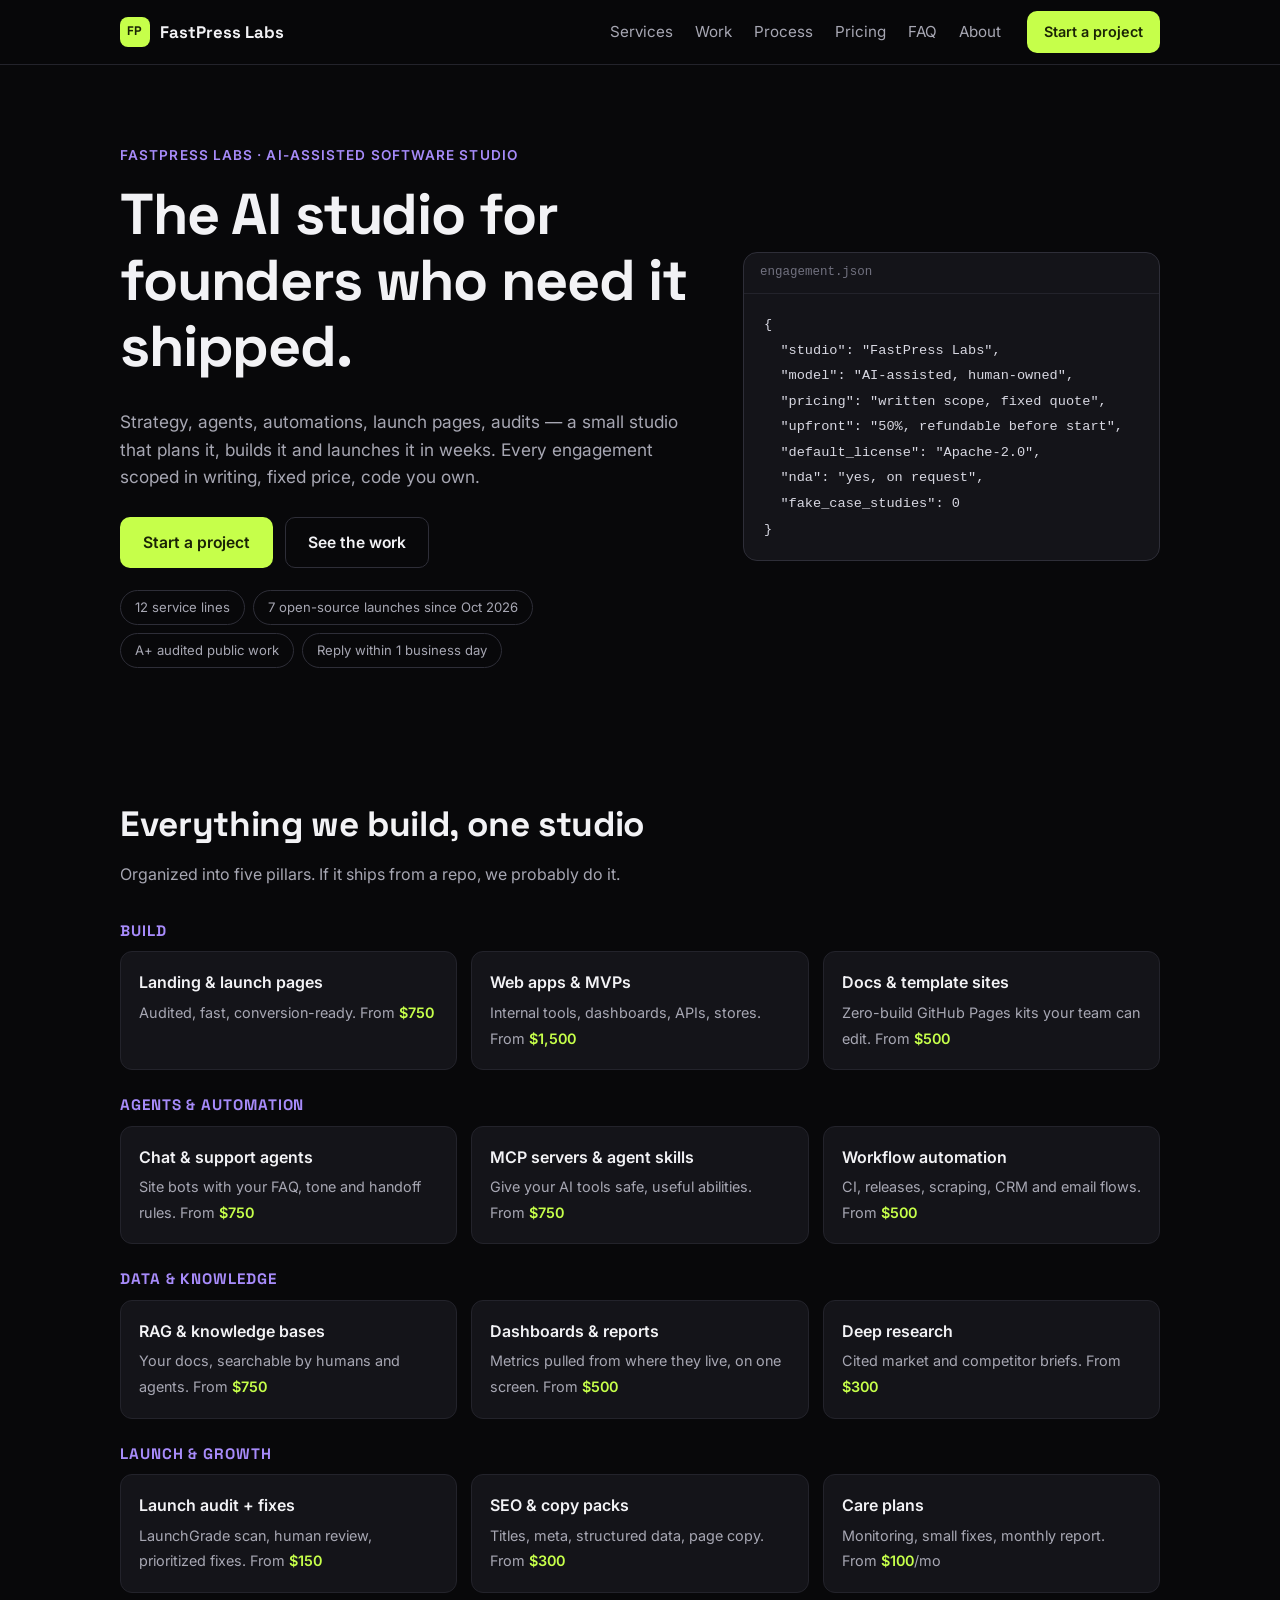
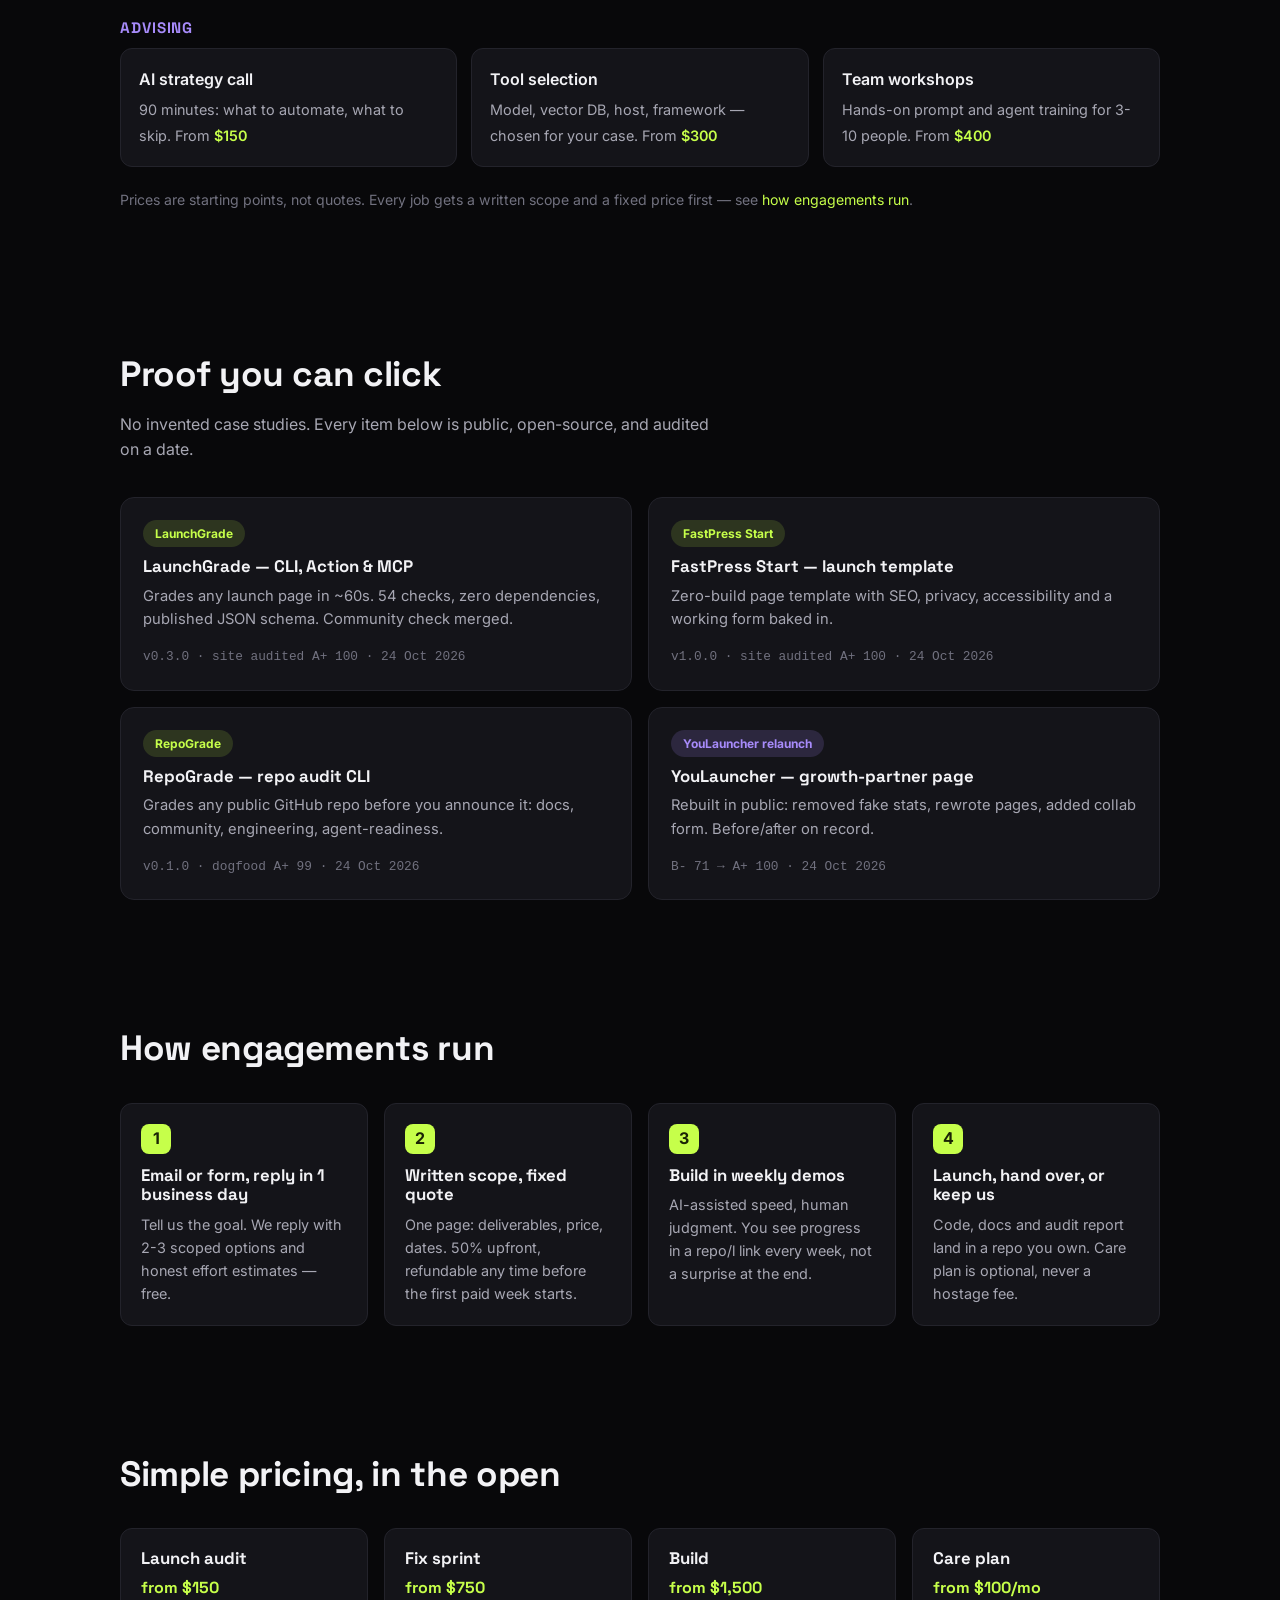
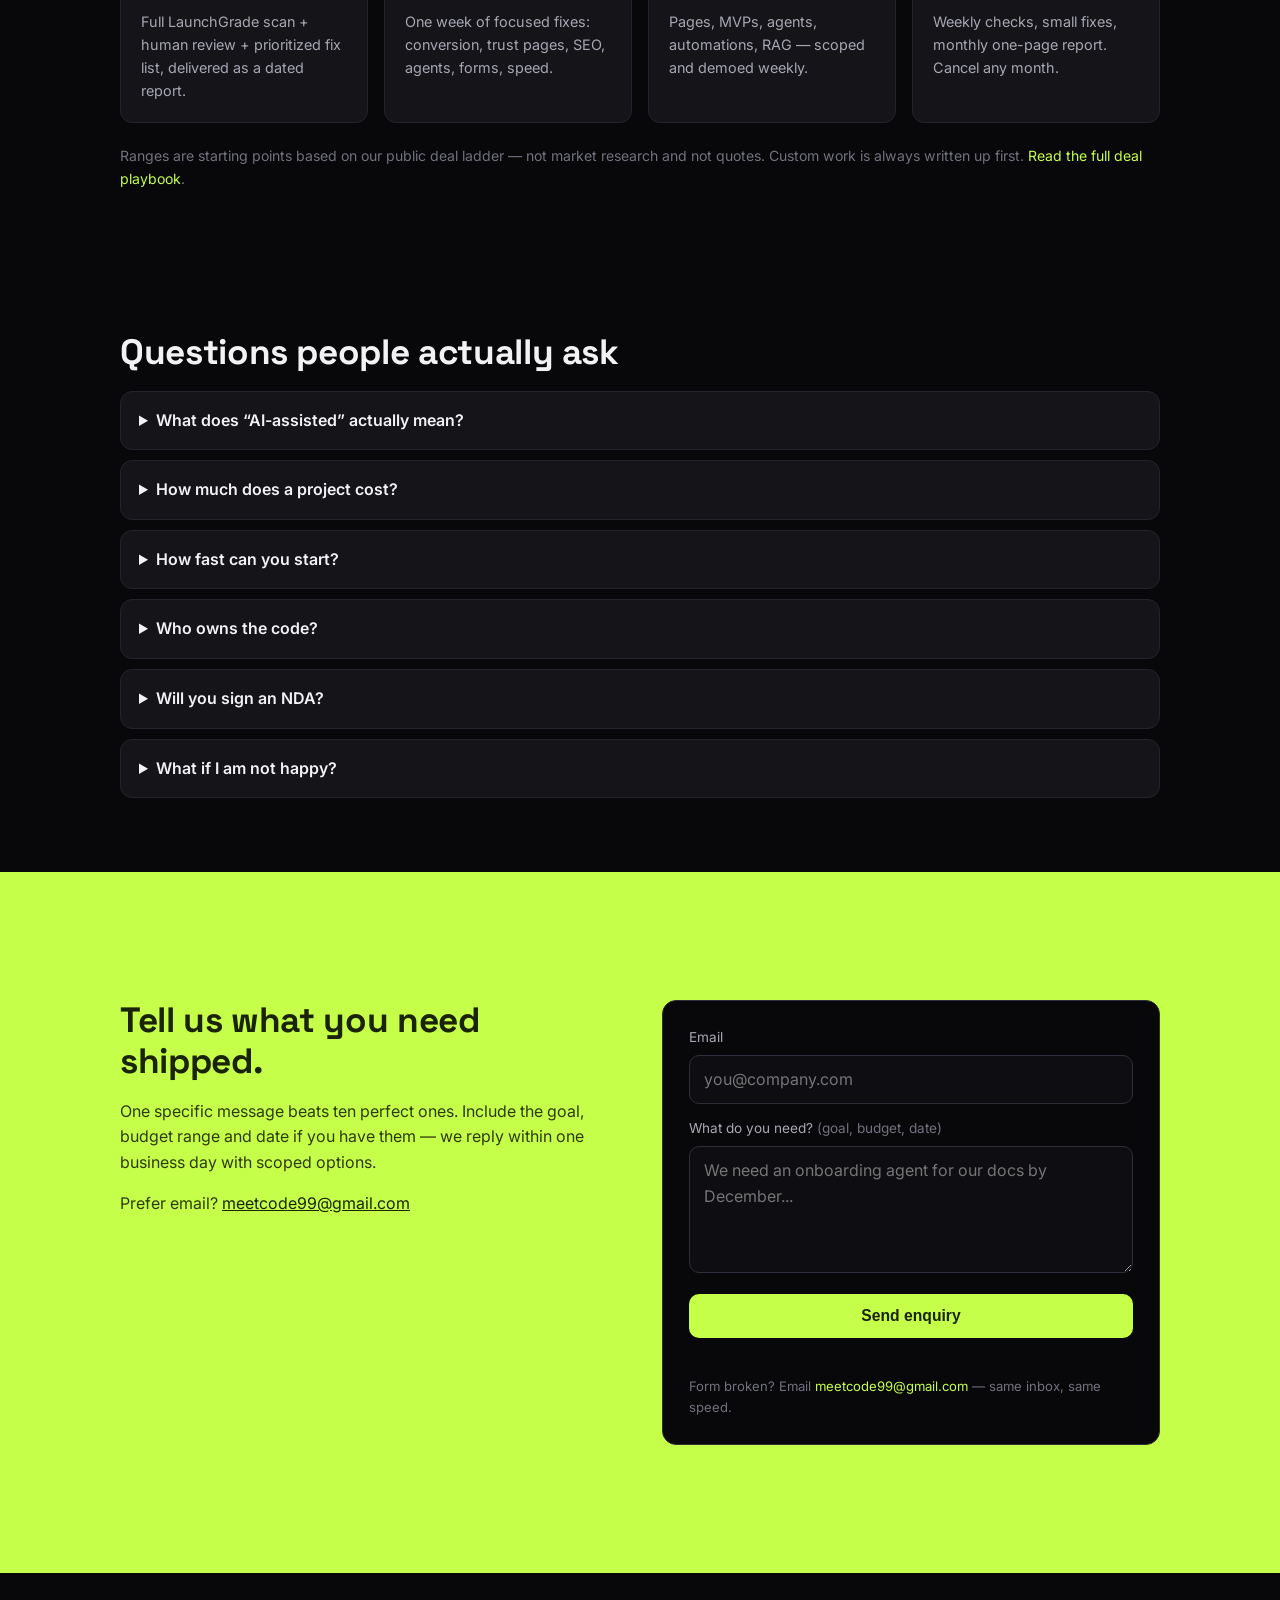
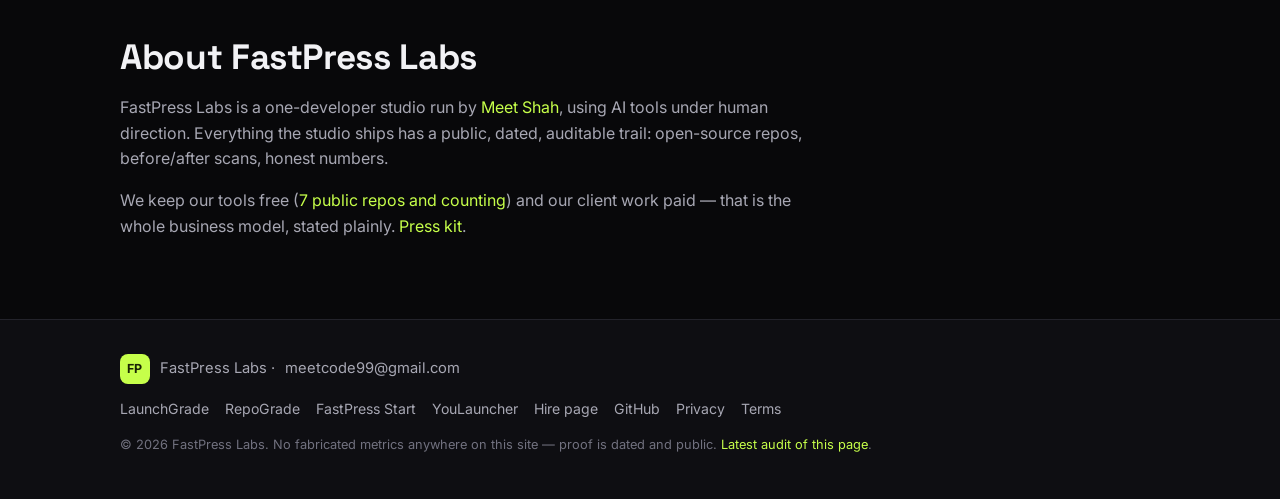
<file: index.html>
<!doctype html>
<html lang="en">
<head>
  <meta charset="utf-8">
  <meta name="viewport" content="width=device-width, initial-scale=1">
  <title>FastPress Labs — AI-assisted product studio</title>
  <meta name="description" content="AI-assisted software studio for founders: strategy, agents, automations, launch pages and audits. Scoped in writing, shipped in weeks, starting at $150.">
  <link rel="canonical" href="https://fastpresspages.github.io/agency/">
  <meta name="robots" content="index,follow">
  <meta name="theme-color" content="#08080A">
  <link rel="icon" type="image/svg+xml" href="favicon.svg">

  <meta property="og:type" content="website">
  <meta property="og:site_name" content="FastPress Labs">
  <meta property="og:title" content="FastPress Labs — AI-assisted product studio">
  <meta property="og:description" content="Strategy, agents, automations, launch pages and audits. Scoped in writing, shipped in weeks, starting at $150.">
  <meta property="og:url" content="https://fastpresspages.github.io/agency/">
  <meta property="og:image" content="https://fastpresspages.github.io/agency/assets/og.png">
  <meta property="og:image:width" content="1200">
  <meta property="og:image:height" content="630">
  <meta property="og:image:alt" content="FastPress Labs: the AI studio for founders who need it shipped — services, prices, audit proof.">
  <meta name="twitter:card" content="summary_large_image">
  <meta name="twitter:title" content="FastPress Labs — AI-assisted product studio">
  <meta name="twitter:description" content="Strategy, agents, automations, launch pages and audits. Scoped in writing, shipped in weeks, starting at $150.">
  <meta name="twitter:image" content="https://fastpresspages.github.io/agency/assets/og.png">
  <meta name="twitter:image:alt" content="FastPress Labs: the AI studio for founders who need it shipped — services, prices, audit proof.">

  <link rel="preconnect" href="https://fonts.googleapis.com">
  <link rel="preconnect" href="https://fonts.gstatic.com" crossorigin>
  <link href="https://fonts.googleapis.com/css2?family=Inter:wght@400;500;700&family=Space+Grotesk:wght@500;700&display=swap" rel="stylesheet">

  <script type="application/ld+json">
  {
    "@context": "https://schema.org",
    "@graph": [
      {
        "@type": "ProfessionalService",
        "@id": "https://fastpresspages.github.io/agency/#org",
        "name": "FastPress Labs",
        "url": "https://fastpresspages.github.io/agency/",
        "email": "meetcode99@gmail.com",
        "description": "Small AI-assisted software studio: strategy, builds, agents, automations, launch pages and audits.",
        "founder": { "@type": "Person", "name": "Meet Shah", "url": "https://fastpresspages.github.io/hire-me/" },
        "sameAs": ["https://github.com/fastpresspages"],
        "areaServed": "Remote",
        "priceRange": "$150 - $5,000",
        "hasOfferCatalog": {
          "@type": "OfferCatalog",
          "name": "FastPress Labs services",
          "itemListElement": [
            { "@type": "Offer", "itemOffered": { "@type": "Service", "name": "Launch audit (LaunchGrade + human review)" }, "price": "150", "priceCurrency": "USD" },
            { "@type": "Offer", "itemOffered": { "@type": "Service", "name": "Fix sprint (pages, forms, SEO, agents)" }, "price": "750", "priceCurrency": "USD" },
            { "@type": "Offer", "itemOffered": { "@type": "Service", "name": "Product or agent build" }, "price": "1500", "priceCurrency": "USD" },
            { "@type": "Offer", "itemOffered": { "@type": "Service", "name": "Care plan (monitoring + small fixes)" }, "price": "100", "priceCurrency": "USD" },
            { "@type": "Offer", "itemOffered": { "@type": "Service", "name": "AI strategy call or team workshop" }, "price": "150", "priceCurrency": "USD" }
          ]
        }
      },
      {
        "@type": "WebSite",
        "url": "https://fastpresspages.github.io/agency/",
        "name": "FastPress Labs",
        "publisher": { "@id": "https://fastpresspages.github.io/agency/#org" }
      },
      {
        "@type": "FAQPage",
        "mainEntity": [
          { "@type": "Question", "name": "What does 'AI-assisted' actually mean?", "acceptedAnswer": { "@type": "Answer", "text": "We use AI tools to draft code, copy and research fast. Plans, decisions and quality control are human. You get the reasoning, the source links and the code — no black boxes." } },
          { "@type": "Question", "name": "How much does a project cost?", "acceptedAnswer": { "@type": "Answer", "text": "Starting points: launch audit from $150, fix sprint from $750, product or agent build from $1,500, care plan from $100/month. Every engagement gets a written scope and a fixed quote before any money moves." } },
          { "@type": "Question", "name": "How fast can you start?", "acceptedAnswer": { "@type": "Answer", "text": "A reply within one business day, a scoped proposal for small work within 2-3 days, and most fix sprints or landing pages shipped inside 1-2 weeks." } },
          { "@type": "Question", "name": "Who owns the code?", "acceptedAnswer": { "@type": "Answer", "text": "You do. Custom work is delivered as your repo (private or public, your choice) with docs and an audit report. Our open-source tools stay Apache-2.0." } },
          { "@type": "Question", "name": "Will you sign an NDA?", "acceptedAnswer": { "@type": "Answer", "text": "Yes. Private repos and NDA are both fine. Public, open-source work is the default because it makes our proof verifiable, but it is never required." } },
          { "@type": "Question", "name": "What if I am not happy?", "acceptedAnswer": { "@type": "Answer", "text": "Cancel any time before the first paid week starts for a full refund of the upfront half. No inventing case studies, no lock-in, no dark-pattern contracts." } }
        ]
      }
    ]
  }
  </script>

  <script>document.documentElement.classList.add("js");</script>
  <style>html{background:#08080A}</style>
  <link rel="stylesheet" href="styles.css">
</head>
<body>
  <a class="skip" href="#main">Skip to content</a>

  <header class="top">
    <div class="top-in wrap">
      <a class="brand" href="#top" aria-label="FastPress Labs home">
        <span class="brand-mark" aria-hidden="true">FP</span>
        <span class="brand-name">FastPress&nbsp;Labs</span>
      </a>
      <nav class="menu" id="menu" aria-label="Main">
        <a href="#services">Services</a>
        <a href="#work">Work</a>
        <a href="#process">Process</a>
        <a href="#pricing">Pricing</a>
        <a href="#faq">FAQ</a>
        <a href="#about">About</a>
      </nav>
      <div class="top-cta">
        <a class="btn btn-small btn-primary" href="#contact">Start a project</a>
        <button class="menu-btn" type="button" aria-label="Open menu" aria-expanded="false" aria-controls="menu">Menu</button>
      </div>
    </div>
  </header>

  <main id="main">
    <section class="hero wrap" id="top">
      <div class="hero-copy">
        <p class="kicker">FastPress Labs · AI-assisted software studio</p>
        <h1>The AI studio for founders who need it shipped.</h1>
        <p class="lede">Strategy, agents, automations, launch pages, audits — a small studio that plans it, builds it and launches it in weeks. Every engagement scoped in writing, fixed price, code you own.</p>
        <div class="hero-cta">
          <a class="btn btn-primary" href="#contact">Start a project</a>
          <a class="btn btn-ghost" href="#work">See the work</a>
        </div>
        <ul class="chips" aria-label="Studio facts">
          <li>12 service lines</li>
          <li>7 open-source launches since Oct 2026</li>
          <li>A+ audited public work</li>
          <li>Reply within 1 business day</li>
        </ul>
      </div>
      <aside class="hero-card" aria-label="Engagement facts">
        <div class="card-cap">engagement.json</div>
        <pre><code>{
  "studio": "FastPress Labs",
  "model": "AI-assisted, human-owned",
  "pricing": "written scope, fixed quote",
  "upfront": "50%, refundable before start",
  "default_license": "Apache-2.0",
  "nda": "yes, on request",
  "fake_case_studies": 0
}</code></pre>
      </aside>
    </section>

    <section class="services wrap" id="services">
      <h2>Everything we build, one studio</h2>
      <p class="sub">Organized into five pillars. If it ships from a repo, we probably do it.</p>
      <div class="svc-groups">

        <div class="svc-group">
          <h3>Build</h3>
          <ul class="svc-cards">
            <li><strong>Landing &amp; launch pages</strong><span>Audited, fast, conversion-ready. From <em>$750</em></span></li>
            <li><strong>Web apps &amp; MVPs</strong><span>Internal tools, dashboards, APIs, stores. From <em>$1,500</em></span></li>
            <li><strong>Docs &amp; template sites</strong><span>Zero-build GitHub Pages kits your team can edit. From <em>$500</em></span></li>
          </ul>
        </div>

        <div class="svc-group">
          <h3>Agents &amp; automation</h3>
          <ul class="svc-cards">
            <li><strong>Chat &amp; support agents</strong><span>Site bots with your FAQ, tone and handoff rules. From <em>$750</em></span></li>
            <li><strong>MCP servers &amp; agent skills</strong><span>Give your AI tools safe, useful abilities. From <em>$750</em></span></li>
            <li><strong>Workflow automation</strong><span>CI, releases, scraping, CRM and email flows. From <em>$500</em></span></li>
          </ul>
        </div>

        <div class="svc-group">
          <h3>Data &amp; knowledge</h3>
          <ul class="svc-cards">
            <li><strong>RAG &amp; knowledge bases</strong><span>Your docs, searchable by humans and agents. From <em>$750</em></span></li>
            <li><strong>Dashboards &amp; reports</strong><span>Metrics pulled from where they live, on one screen. From <em>$500</em></span></li>
            <li><strong>Deep research</strong><span>Cited market and competitor briefs. From <em>$300</em></span></li>
          </ul>
        </div>

        <div class="svc-group">
          <h3>Launch &amp; growth</h3>
          <ul class="svc-cards">
            <li><strong>Launch audit + fixes</strong><span>LaunchGrade scan, human review, prioritized fixes. From <em>$150</em></span></li>
            <li><strong>SEO &amp; copy packs</strong><span>Titles, meta, structured data, page copy. From <em>$300</em></span></li>
            <li><strong>Care plans</strong><span>Monitoring, small fixes, monthly report. From <em>$100</em>/mo</span></li>
          </ul>
        </div>

        <div class="svc-group">
          <h3>Advising</h3>
          <ul class="svc-cards">
            <li><strong>AI strategy call</strong><span>90 minutes: what to automate, what to skip. From <em>$150</em></span></li>
            <li><strong>Tool selection</strong><span>Model, vector DB, host, framework — chosen for your case. From <em>$300</em></span></li>
            <li><strong>Team workshops</strong><span>Hands-on prompt and agent training for 3-10 people. From <em>$400</em></span></li>
          </ul>
        </div>

      </div>
      <p class="scope-note">Prices are starting points, not quotes. Every job gets a written scope and a fixed price first — see <a href="#pricing">how engagements run</a>.</p>
    </section>

    <section class="work wrap" id="work">
      <h2>Proof you can click</h2>
      <p class="sub">No invented case studies. Every item below is public, open-source, and audited on a date.</p>
      <div class="work-grid">
        <a class="work-card" href="https://fastpresspages.github.io/launchgrade/">
          <span class="w-grade" data-good>LaunchGrade</span>
          <h3>LaunchGrade — CLI, Action &amp; MCP</h3>
          <p>Grades any launch page in ~60s. 54 checks, zero dependencies, published JSON schema. Community check merged.</p>
          <span class="w-fact">v0.3.0 · site audited A+ 100 · 24 Oct 2026</span>
        </a>
        <a class="work-card" href="https://fastpresspages.github.io/fastpress-start/">
          <span class="w-grade" data-good>FastPress Start</span>
          <h3>FastPress Start — launch template</h3>
          <p>Zero-build page template with SEO, privacy, accessibility and a working form baked in.</p>
          <span class="w-fact">v1.0.0 · site audited A+ 100 · 24 Oct 2026</span>
        </a>
        <a class="work-card" href="https://fastpresspages.github.io/repograde/">
          <span class="w-grade" data-good>RepoGrade</span>
          <h3>RepoGrade — repo audit CLI</h3>
          <p>Grades any public GitHub repo before you announce it: docs, community, engineering, agent-readiness.</p>
          <span class="w-fact">v0.1.0 · dogfood A+ 99 · 24 Oct 2026</span>
        </a>
        <a class="work-card" href="https://fastpresspages.github.io/YouLauncher/">
          <span class="w-grade" data-ok>YouLauncher relaunch</span>
          <h3>YouLauncher — growth-partner page</h3>
          <p>Rebuilt in public: removed fake stats, rewrote pages, added collab form. Before/after on record.</p>
          <span class="w-fact">B- 71 → A+ 100 · 24 Oct 2026</span>
        </a>
      </div>
    </section>

    <section class="process wrap" id="process">
      <h2>How engagements run</h2>
      <div class="steps">
        <div class="step"><span class="step-n" aria-hidden="true">1</span><h3>Email or form, reply in 1 business day</h3><p>Tell us the goal. We reply with 2-3 scoped options and honest effort estimates — free.</p></div>
        <div class="step"><span class="step-n" aria-hidden="true">2</span><h3>Written scope, fixed quote</h3><p>One page: deliverables, price, dates. 50% upfront, refundable any time before the first paid week starts.</p></div>
        <div class="step"><span class="step-n" aria-hidden="true">3</span><h3>Build in weekly demos</h3><p>AI-assisted speed, human judgment. You see progress in a repo/l link every week, not a surprise at the end.</p></div>
        <div class="step"><span class="step-n" aria-hidden="true">4</span><h3>Launch, hand over, or keep us</h3><p>Code, docs and audit report land in a repo you own. Care plan is optional, never a hostage fee.</p></div>
      </div>
    </section>

    <section class="pricing wrap" id="pricing">
      <h2>Simple pricing, in the open</h2>
      <div class="price-grid">
        <div class="price"><h3>Launch audit</h3><p class="p-from">from $150</p><p>Full LaunchGrade scan + human review + prioritized fix list, delivered as a dated report.</p></div>
        <div class="price"><h3>Fix sprint</h3><p class="p-from">from $750</p><p>One week of focused fixes: conversion, trust pages, SEO, agents, forms, speed.</p></div>
        <div class="price"><h3>Build</h3><p class="p-from">from $1,500</p><p>Pages, MVPs, agents, automations, RAG — scoped and demoed weekly.</p></div>
        <div class="price"><h3>Care plan</h3><p class="p-from">from $100/mo</p><p>Weekly checks, small fixes, monthly one-page report. Cancel any month.</p></div>
      </div>
      <p class="scope-note">Ranges are starting points based on our public deal ladder — not market research and not quotes. Custom work is always written up first. <a href="https://github.com/fastpresspages/outreach/blob/main/docs/deals.md">Read the full deal playbook</a>.</p>
    </section>

    <section class="faq wrap" id="faq">
      <h2>Questions people actually ask</h2>
      <details><summary>What does “AI-assisted” actually mean?</summary><p>We use AI to draft code, copy and research fast. Plans, decisions and quality control are human. You see the reasoning and the sources — no black boxes.</p></details>
      <details><summary>How much does a project cost?</summary><p>Starting points: audit from $150, fix sprint from $750, build from $1,500, care plan from $100/month. Everything gets a written scope and fixed quote before money moves.</p></details>
      <details><summary>How fast can you start?</summary><p>Reply within one business day. Small work scoped in 2-3 days. Most audits, fix sprints and landing pages ship inside 1-2 weeks.</p></details>
      <details><summary>Who owns the code?</summary><p>You do, from the first commit. Delivered in a repo you control, private or public. Our own tools stay Apache-2.0 open source.</p></details>
      <details><summary>Will you sign an NDA?</summary><p>Yes. NDAs and private repos are fine. We default to public work because it makes our proof verifiable — never required.</p></details>
      <details><summary>What if I am not happy?</summary><p>Cancel before the first paid week starts for a full refund of the upfront half. After that, you can stop at week boundaries for the price of weeks used.</p></details>
    </section>

    <section class="contact lime-wrap" id="contact">
      <div class="wrap contact-in">
        <div class="contact-copy">
          <h2>Tell us what you need shipped.</h2>
          <p>One specific message beats ten perfect ones. Include the goal, budget range and date if you have them — we reply within one business day with scoped options.</p>
          <p class="alt-line">Prefer email? <a href="mailto:meetcode99@gmail.com">meetcode99@gmail.com</a></p>
        </div>
        <form class="lead-form" action="https://formsubmit.co/meetcode99@gmail.com" method="POST" data-page="agency">
          <div class="field">
            <label for="f-email">Email</label>
            <input id="f-email" name="email" type="email" required autocomplete="email" placeholder="you@company.com">
          </div>
          <div class="field">
            <label for="f-msg">What do you need? <span class="opt">(goal, budget, date)</span></label>
            <textarea id="f-msg" name="message" rows="4" required minlength="10" placeholder="We need an onboarding agent for our docs by December..."></textarea>
          </div>
          <input class="hp" type="text" name="_honey" tabindex="-1" autocomplete="off" aria-hidden="true">
          <input type="hidden" name="request_type" value="AI agency enquiry">
          <input type="hidden" name="page" value="agency">
          <input type="hidden" name="_subject" value="[FastPress Labs] Agency enquiry">
          <input type="hidden" name="_template" value="table">
          <input type="hidden" name="_captcha" value="false">
          <button class="btn btn-dark" type="submit">Send enquiry</button>
          <p class="form-status" role="status" aria-live="polite"></p>
          <p class="form-fallback">Form broken? Email <a href="mailto:meetcode99@gmail.com">meetcode99@gmail.com</a> — same inbox, same speed.</p>
        </form>
      </div>
    </section>

    <section class="about wrap" id="about">
      <h2>About FastPress Labs</h2>
      <p>FastPress Labs is a one-developer studio run by <a href="https://fastpresspages.github.io/hire-me/">Meet Shah</a>, using AI tools under human direction. Everything the studio ships has a public, dated, auditable trail: open-source repos, before/after scans, honest numbers.</p>
      <p>We keep our tools free (<a href="https://github.com/fastpresspages">7 public repos and counting</a>) and our client work paid — that is the whole business model, stated plainly. <a href="https://github.com/fastpresspages/.github/blob/main/press.md">Press kit</a>.</p>
    </section>
  </main>

  <footer class="foot">
    <div class="wrap foot-in">
      <p class="foot-brand"><span class="brand-mark" aria-hidden="true">FP</span> FastPress Labs · <a href="mailto:meetcode99@gmail.com">meetcode99@gmail.com</a></p>
      <nav class="foot-links" aria-label="Footer">
        <a href="https://fastpresspages.github.io/launchgrade/">LaunchGrade</a>
        <a href="https://fastpresspages.github.io/repograde/">RepoGrade</a>
        <a href="https://fastpresspages.github.io/fastpress-start/">FastPress Start</a>
        <a href="https://fastpresspages.github.io/YouLauncher/">YouLauncher</a>
        <a href="https://fastpresspages.github.io/hire-me/">Hire page</a>
        <a href="https://github.com/fastpresspages">GitHub</a>
        <a href="privacy.html">Privacy</a>
        <a href="terms.html">Terms</a>
      </nav>
      <p class="foot-fine">© 2026 FastPress Labs. No fabricated metrics anywhere on this site — proof is dated and public. <a href="samples/agency/report.html">Latest audit of this page</a>.</p>
    </div>
  </footer>

  <script src="app.js"></script>
</body>
</html>
</file>
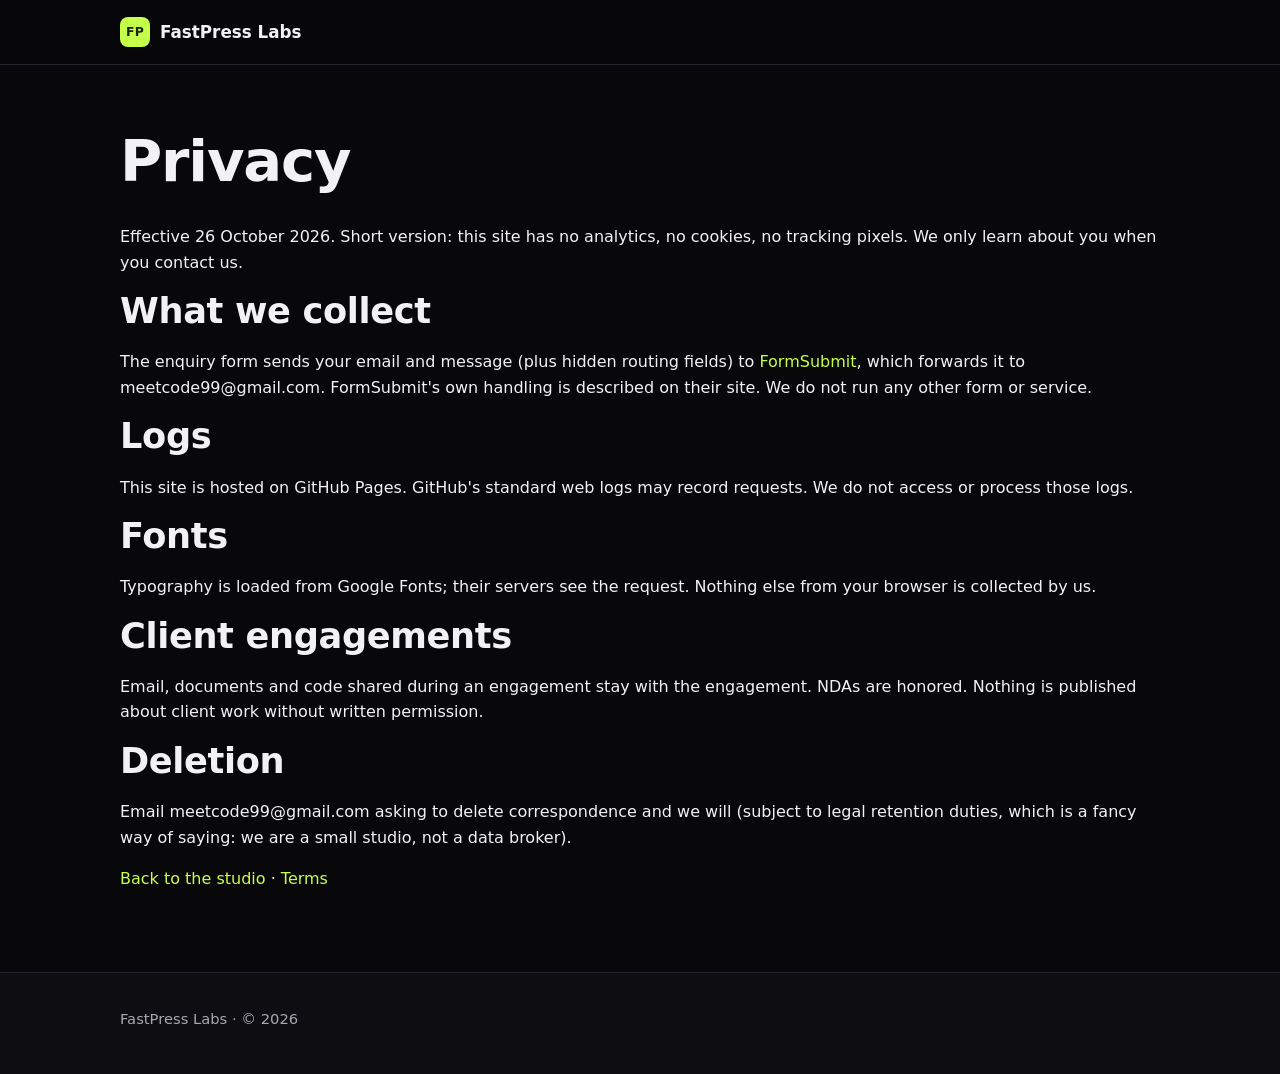
<file: privacy.html>
<!doctype html>
<html lang="en">
<head>
  <meta charset="utf-8">
  <meta name="viewport" content="width=device-width, initial-scale=1">
  <title>Privacy — FastPress Labs</title>
  <meta name="description" content="Plain-language privacy note for the FastPress Labs agency storefront.">
  <link rel="icon" type="image/svg+xml" href="favicon.svg">
  <link rel="stylesheet" href="styles.css">
</head>
<body>
  <header class="top"><div class="top-in wrap"><a class="brand" href="index.html"><span class="brand-mark" aria-hidden="true">FP</span><span class="brand-name">FastPress&nbsp;Labs</span></a></div></header>
  <main class="wrap" id="main">
    <section>
      <h1>Privacy</h1>
      <p>Effective 26 October 2026. Short version: this site has no analytics, no cookies, no tracking pixels. We only learn about you when you contact us.</p>
      <h2>What we collect</h2>
      <p>The enquiry form sends your email and message (plus hidden routing fields) to <a href="https://formsubmit.co">FormSubmit</a>, which forwards it to meetcode99@gmail.com. FormSubmit's own handling is described on their site. We do not run any other form or service.</p>
      <h2>Logs</h2>
      <p>This site is hosted on GitHub Pages. GitHub's standard web logs may record requests. We do not access or process those logs.</p>
      <h2>Fonts</h2>
      <p>Typography is loaded from Google Fonts; their servers see the request. Nothing else from your browser is collected by us.</p>
      <h2>Client engagements</h2>
      <p>Email, documents and code shared during an engagement stay with the engagement. NDAs are honored. Nothing is published about client work without written permission.</p>
      <h2>Deletion</h2>
      <p>Email meetcode99@gmail.com asking to delete correspondence and we will (subject to legal retention duties, which is a fancy way of saying: we are a small studio, not a data broker).</p>
      <p><a href="index.html">Back to the studio</a> · <a href="terms.html">Terms</a></p>
    </section>
  </main>
  <footer class="foot"><div class="wrap foot-in"><p class="foot-brand">FastPress Labs · © 2026</p></div></footer>
</body>
</html>
</file>
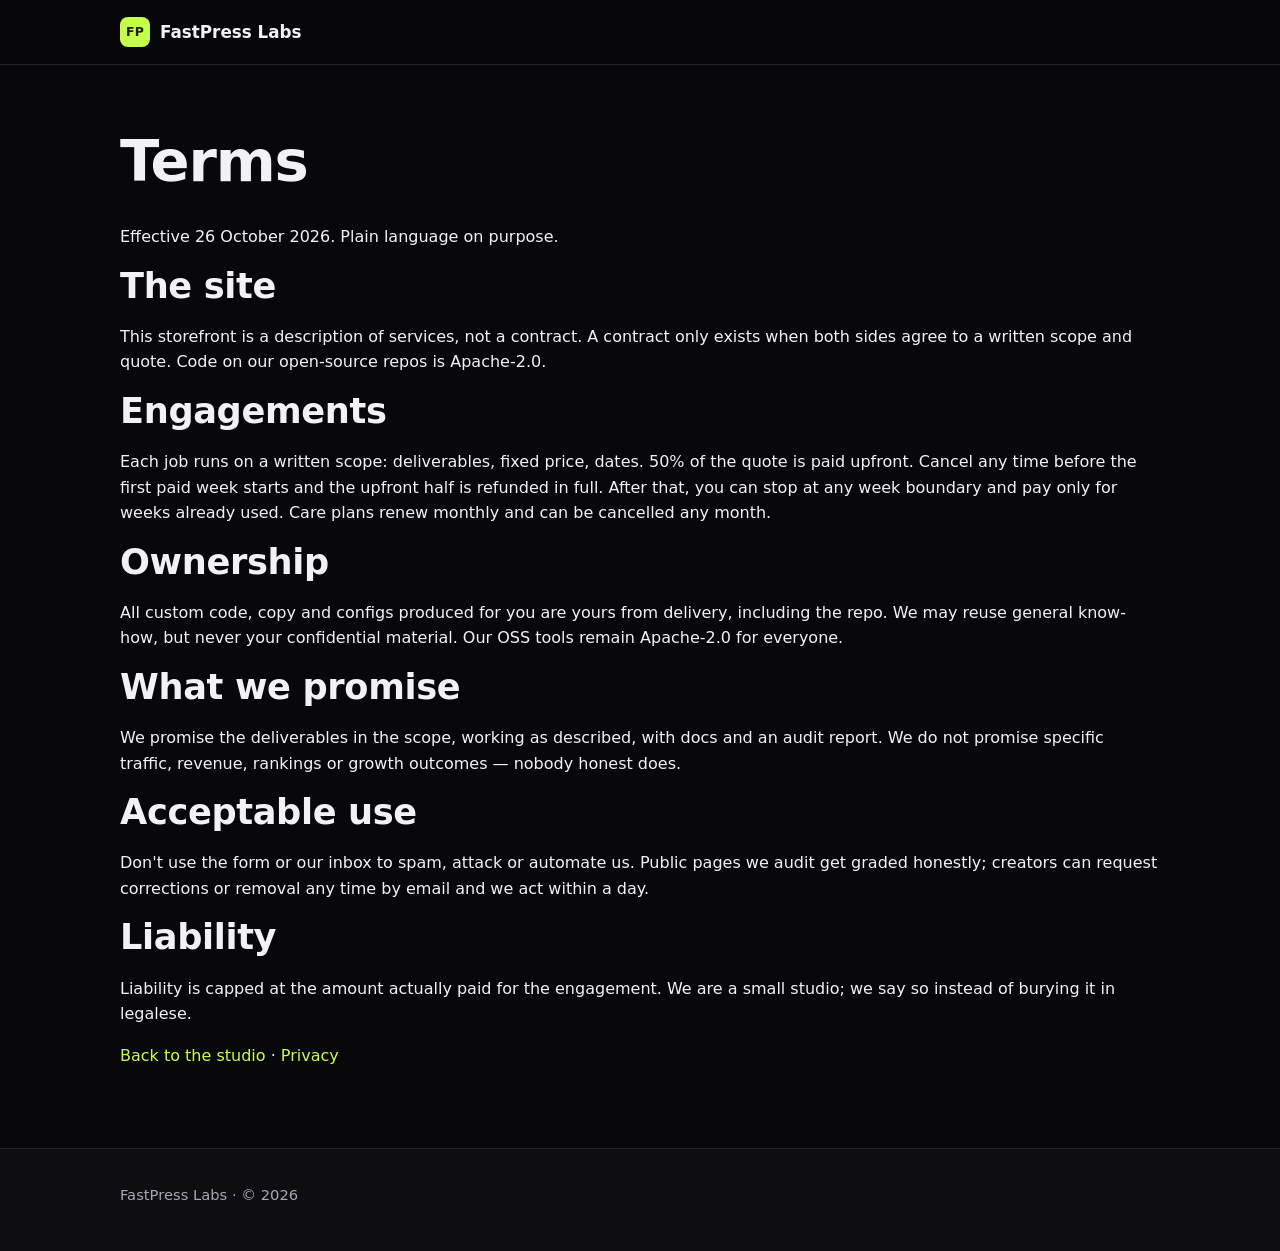
<file: terms.html>
<!doctype html>
<html lang="en">
<head>
  <meta charset="utf-8">
  <meta name="viewport" content="width=device-width, initial-scale=1">
  <title>Terms — FastPress Labs</title>
  <meta name="description" content="Plain-language terms for using the FastPress Labs agency storefront and engaging the studio.">
  <link rel="icon" type="image/svg+xml" href="favicon.svg">
  <link rel="stylesheet" href="styles.css">
</head>
<body>
  <header class="top"><div class="top-in wrap"><a class="brand" href="index.html"><span class="brand-mark" aria-hidden="true">FP</span><span class="brand-name">FastPress&nbsp;Labs</span></a></div></header>
  <main class="wrap" id="main">
    <section>
      <h1>Terms</h1>
      <p>Effective 26 October 2026. Plain language on purpose.</p>
      <h2>The site</h2>
      <p>This storefront is a description of services, not a contract. A contract only exists when both sides agree to a written scope and quote. Code on our open-source repos is Apache-2.0.</p>
      <h2>Engagements</h2>
      <p>Each job runs on a written scope: deliverables, fixed price, dates. 50% of the quote is paid upfront. Cancel any time before the first paid week starts and the upfront half is refunded in full. After that, you can stop at any week boundary and pay only for weeks already used. Care plans renew monthly and can be cancelled any month.</p>
      <h2>Ownership</h2>
      <p>All custom code, copy and configs produced for you are yours from delivery, including the repo. We may reuse general know-how, but never your confidential material. Our OSS tools remain Apache-2.0 for everyone.</p>
      <h2>What we promise</h2>
      <p>We promise the deliverables in the scope, working as described, with docs and an audit report. We do not promise specific traffic, revenue, rankings or growth outcomes — nobody honest does.</p>
      <h2>Acceptable use</h2>
      <p>Don't use the form or our inbox to spam, attack or automate us. Public pages we audit get graded honestly; creators can request corrections or removal any time by email and we act within a day.</p>
      <h2>Liability</h2>
      <p>Liability is capped at the amount actually paid for the engagement. We are a small studio; we say so instead of burying it in legalese.</p>
      <p><a href="index.html">Back to the studio</a> · <a href="privacy.html">Privacy</a></p>
    </section>
  </main>
  <footer class="foot"><div class="wrap foot-in"><p class="foot-brand">FastPress Labs · © 2026</p></div></footer>
</body>
</html>
</file>
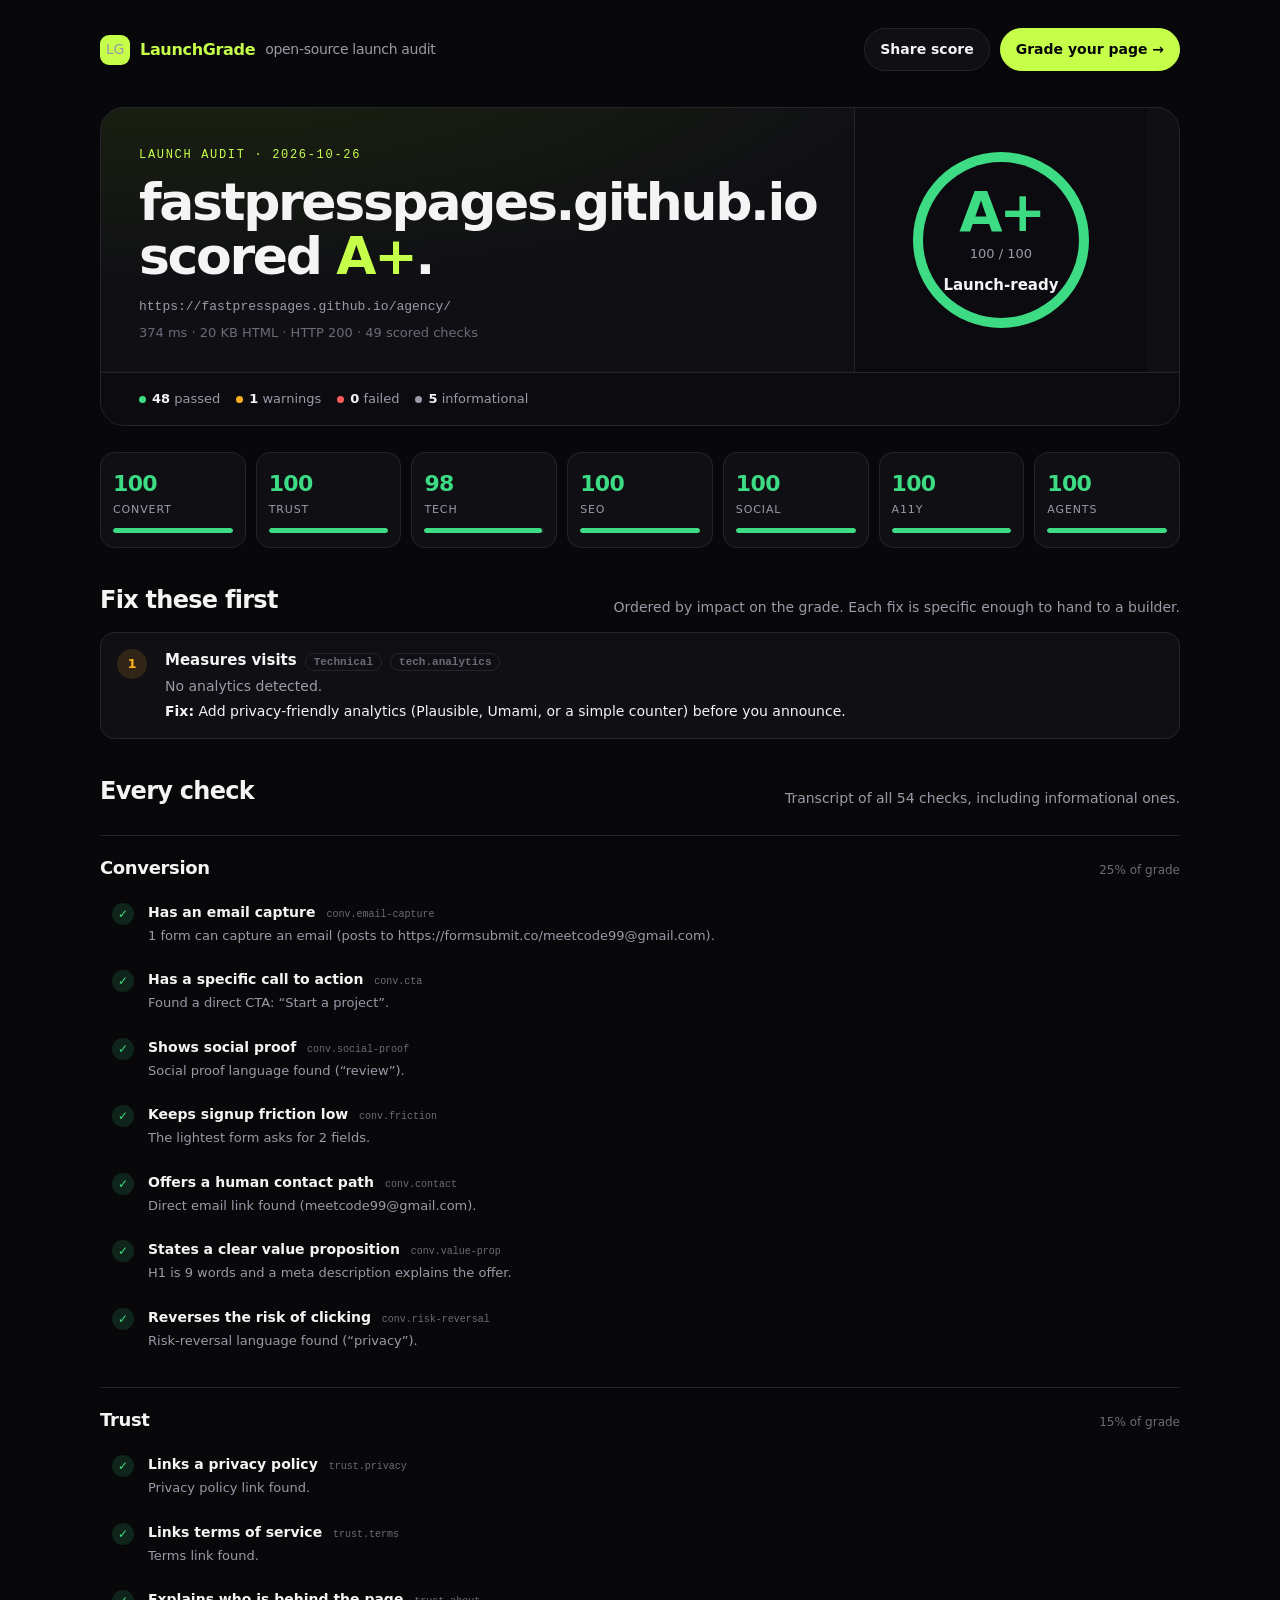
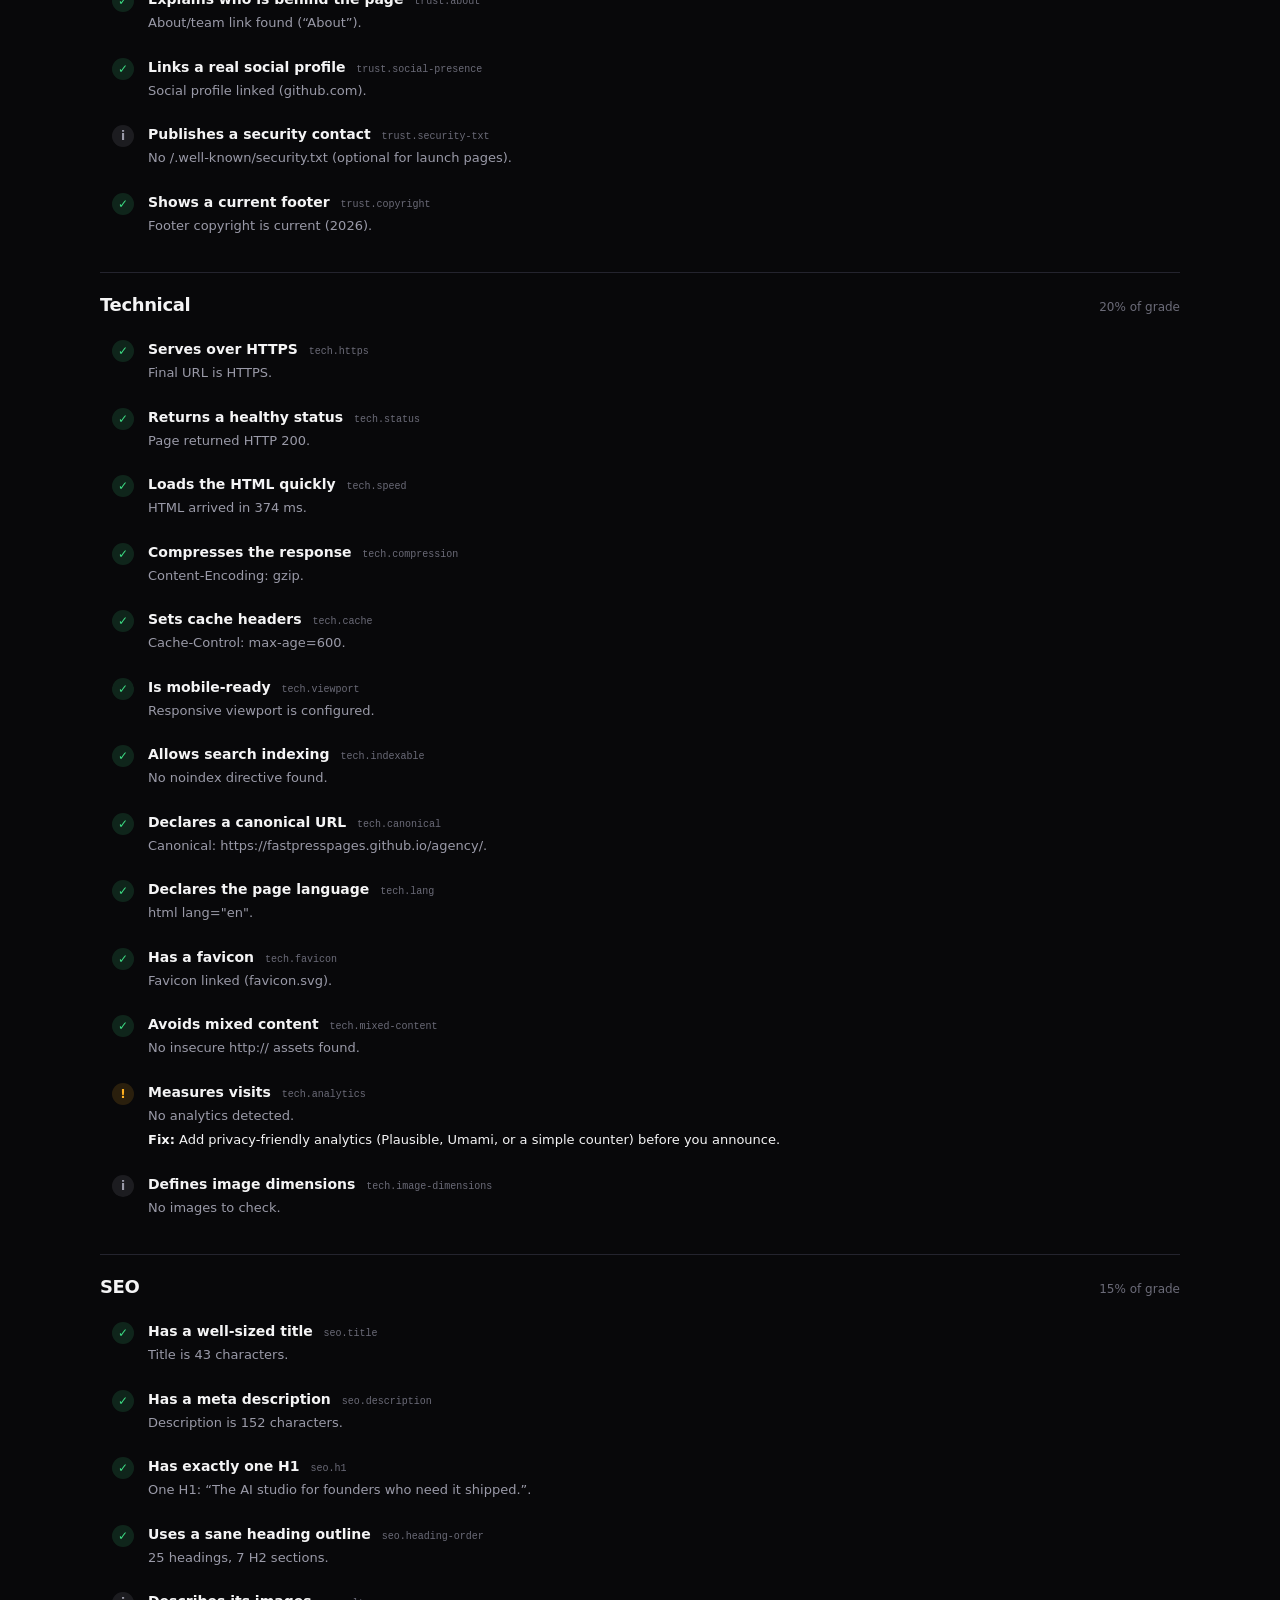
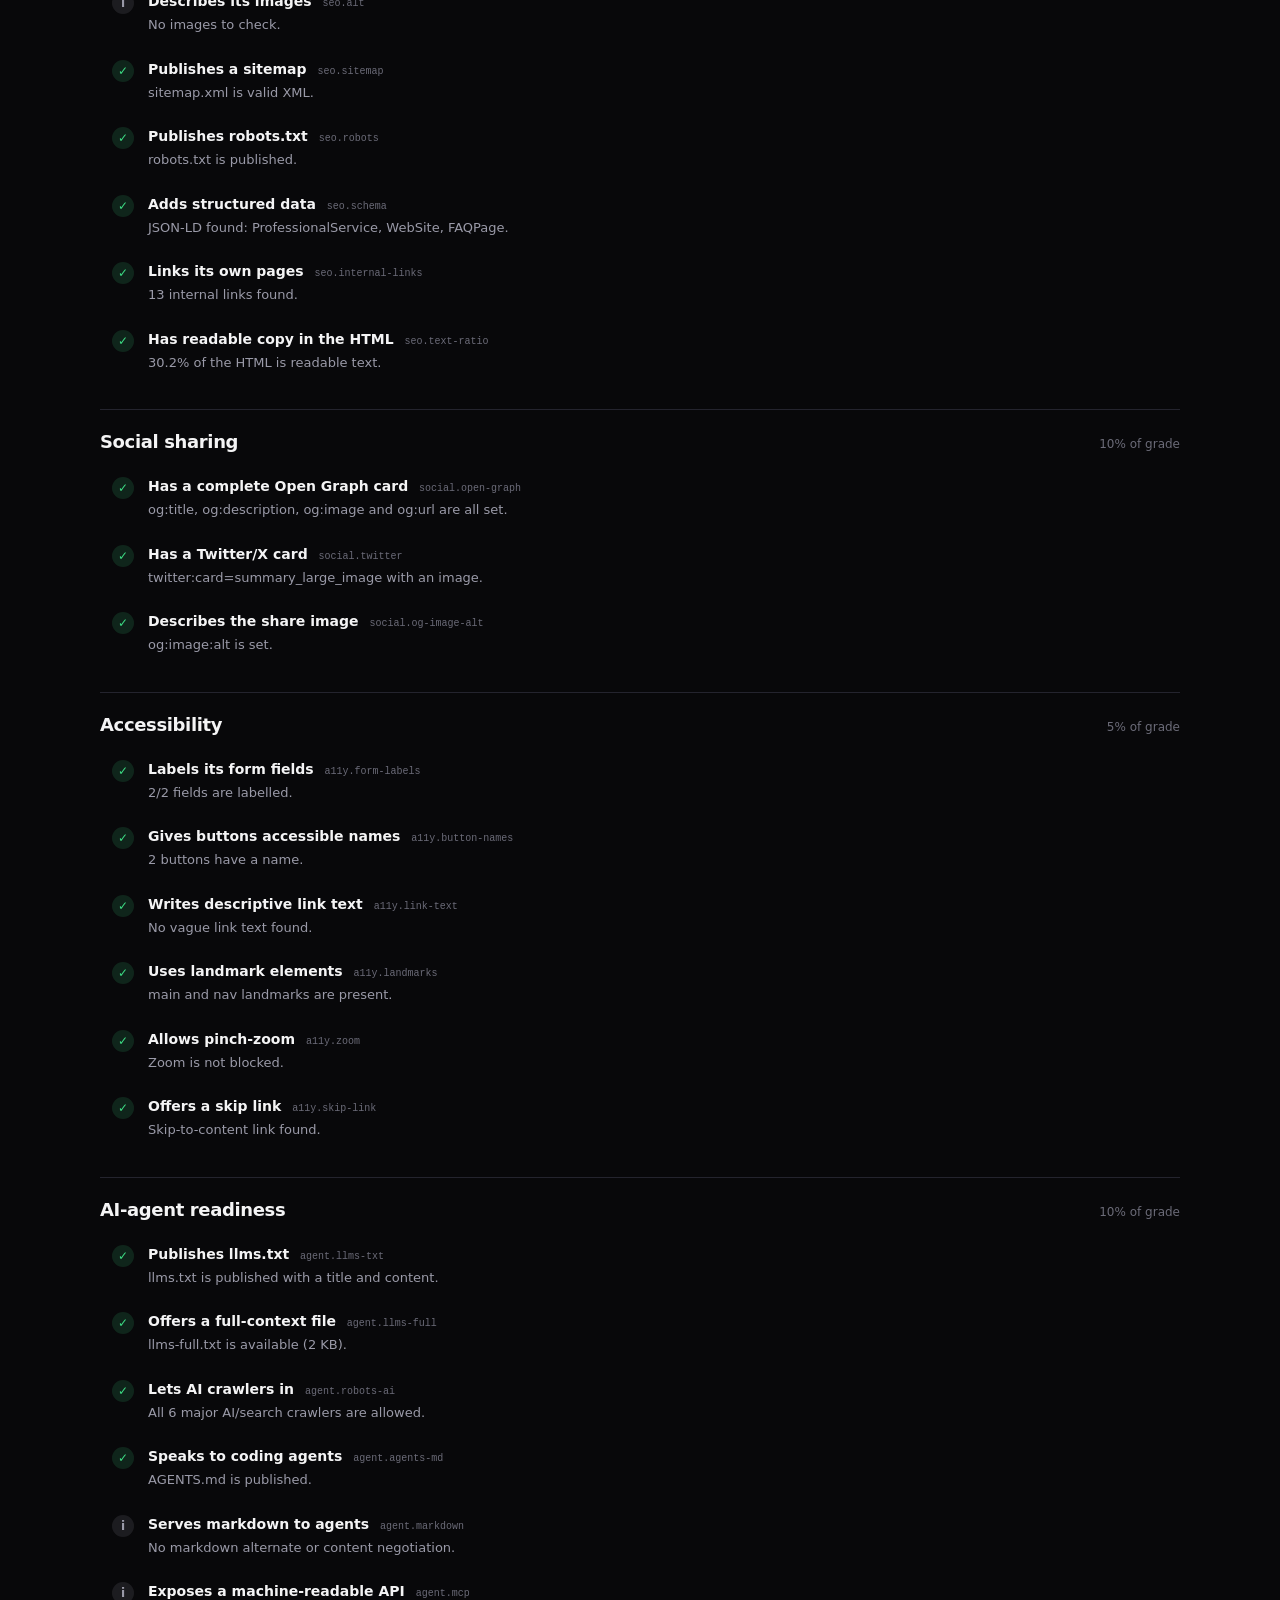
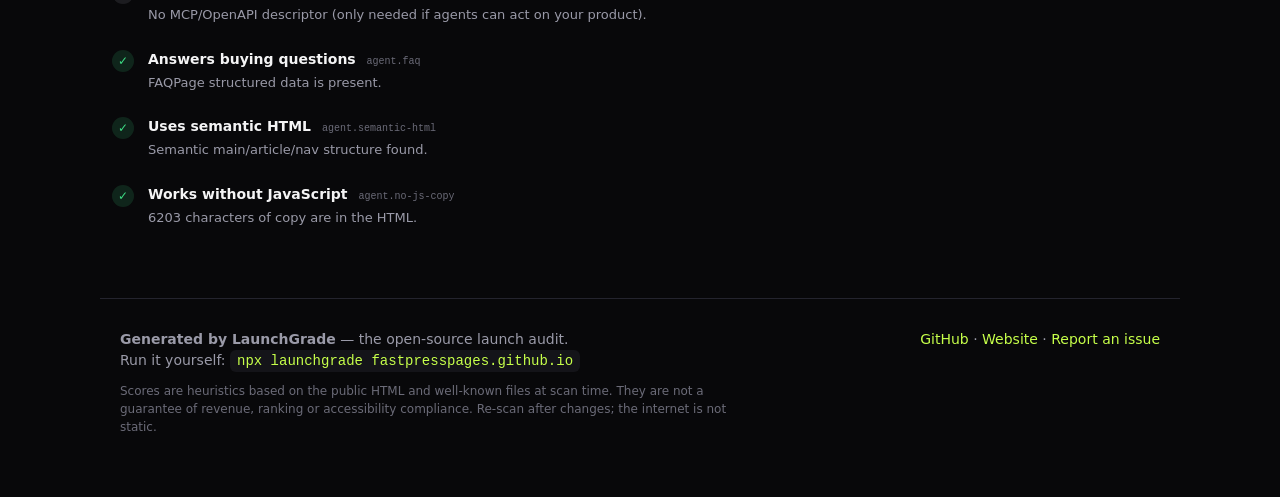
<file: samples/agency/report.html>
<!doctype html>
<html lang="en">
<head>
<meta charset="utf-8">
<meta name="viewport" content="width=device-width, initial-scale=1">
<title>fastpresspages.github.io — LaunchGrade A+ (100/100)</title>
<meta name="description" content="LaunchGrade report for fastpresspages.github.io: A+, 100/100. Conversion, trust, SEO, social, accessibility and AI-agent readiness.">
<meta property="og:title" content="fastpresspages.github.io scored A+ on LaunchGrade">
<meta property="og:description" content="100/100 — Launch-ready. See every check and the exact fixes.">
<meta name="twitter:card" content="summary_large_image">
<style>
  :root {
    --bg: #08080a; --panel: #101014; --panel2: #15151b; --line: #24242e;
    --text: #f4f4f5; --muted: #9a9aa8; --dim: #6b6b78;
    --lime: #c6ff4a; --green: #3ddc84; --yellow: #ffb020; --orange: #ff7a45; --red: #ff5c5c;
    --violet: #a78bfa;
    --radius: 16px;
  }
  * { box-sizing: border-box; }
  html { scroll-behavior: smooth; }
  body {
    margin: 0; background: var(--bg); color: var(--text);
    font-family: ui-sans-serif, system-ui, -apple-system, "Segoe UI", Roboto, Helvetica, Arial, sans-serif;
    line-height: 1.5; -webkit-font-smoothing: antialiased;
  }
  a { color: var(--lime); text-decoration: none; }
  a:hover { text-decoration: underline; }
  .wrap { width: min(1080px, calc(100% - 40px)); margin: 0 auto; }
  header { padding: 28px 0 10px; display: flex; justify-content: space-between; align-items: center; gap: 16px; flex-wrap: wrap; }
  .brand { display: flex; align-items: center; gap: 10px; font-weight: 800; letter-spacing: -.02em; }
  .mark { width: 30px; height: 30px; border-radius: 9px; background: var(--lime); color: #060608; display: grid; place-items: center; font-weight: 900; }
  .brand span { color: var(--muted); font-weight: 500; font-size: 14px; }
  .actions { display: flex; gap: 10px; flex-wrap: wrap; }
  .btn {
    display: inline-flex; align-items: center; gap: 8px; padding: 10px 15px; border-radius: 999px;
    border: 1px solid var(--line); background: var(--panel); color: var(--text); font-size: 14px; font-weight: 600;
  }
  .btn.primary { background: var(--lime); color: #060608; border-color: var(--lime); }
  .btn:hover { text-decoration: none; border-color: #3a3a48; }
  .hero { margin-top: 26px; border: 1px solid var(--line); background: radial-gradient(1200px 400px at 10% -20%, #1c2410 0%, transparent 60%), var(--panel); border-radius: 24px; overflow: hidden; }
  .hero-top { display: grid; grid-template-columns: 1.5fr .9fr; gap: 0; }
  .hero-copy { padding: 38px 38px 30px; }
  .eyebrow { color: var(--lime); font-family: ui-monospace, SFMono-Regular, Menlo, monospace; font-size: 12px; text-transform: uppercase; letter-spacing: .14em; }
  h1 { font-size: clamp(30px, 5vw, 52px); line-height: 1.03; letter-spacing: -.045em; margin: 12px 0 14px; }
  h1 em { font-style: normal; color: var(--lime); }
  .url { font-family: ui-monospace, SFMono-Regular, Menlo, monospace; font-size: 13px; color: var(--muted); word-break: break-all; }
  .meta { color: var(--dim); font-size: 13px; margin-top: 6px; }
  .hero-score { padding: 30px; display: grid; place-items: center; border-left: 1px solid var(--line); background: #0c0c10; }
  .ring { --pct: 0; --color: var(--green); width: 176px; height: 176px; border-radius: 50%; background: conic-gradient(var(--color) calc(var(--pct) * 1%), #1e1e26 0); display: grid; place-items: center; position: relative; }
  .ring::after { content: ""; position: absolute; inset: 10px; border-radius: 50%; background: #0c0c10; }
  .ring-inner { position: relative; z-index: 1; text-align: center; }
  .grade { font-size: 56px; font-weight: 900; letter-spacing: -.06em; line-height: 1; color: var(--color); }
  .outof { font-size: 13px; color: var(--muted); margin-top: 4px; }
  .label { color: var(--text); font-weight: 700; margin-top: 10px; font-size: 15px; }
  .stats { display: flex; gap: 16px; flex-wrap: wrap; padding: 16px 38px; border-top: 1px solid var(--line); background: #0c0c10; color: var(--muted); font-size: 13px; }
  .stats b { color: var(--text); }
  .dot { width: 7px; height: 7px; border-radius: 50%; display: inline-block; margin-right: 6px; }
  main { padding: 26px 0 60px; }
  .grid { display: grid; grid-template-columns: repeat(7, 1fr); gap: 10px; margin: 0 0 26px; }
  .cat { background: var(--panel); border: 1px solid var(--line); border-radius: 14px; padding: 14px 12px; }
  .cat .n { font-size: 22px; font-weight: 800; letter-spacing: -.03em; }
  .cat .k { font-size: 11px; color: var(--muted); text-transform: uppercase; letter-spacing: .08em; margin-top: 2px; }
  .bar { height: 5px; border-radius: 99px; background: #22222c; margin-top: 10px; overflow: hidden; }
  .bar i { display: block; height: 100%; border-radius: 99px; }
  .section-head { display: flex; align-items: end; justify-content: space-between; gap: 16px; margin: 34px 0 14px; flex-wrap: wrap; }
  .section-head h2 { font-size: 24px; letter-spacing: -.03em; margin: 0; }
  .section-head p { margin: 0; color: var(--muted); font-size: 14px; }
  .fixes { display: grid; gap: 10px; }
  .fix { display: grid; grid-template-columns: 34px 1fr; gap: 14px; border: 1px solid var(--line); background: var(--panel); border-radius: 14px; padding: 16px; }
  .fix .num { width: 30px; height: 30px; border-radius: 50%; display: grid; place-items: center; font-weight: 800; font-size: 13px; }
  .fix.fail .num { background: rgba(255,92,92,.14); color: var(--red); }
  .fix.warn .num { background: rgba(255,176,32,.14); color: var(--yellow); }
  .fix h3 { margin: 0 0 3px; font-size: 15px; }
  .fix p { margin: 4px 0 0; color: var(--muted); font-size: 14px; }
  .fix .do { color: var(--text); }
  .tag { font-family: ui-monospace, SFMono-Regular, Menlo, monospace; font-size: 11px; color: var(--dim); border: 1px solid var(--line); border-radius: 999px; padding: 2px 8px; margin-left: 8px; white-space: nowrap; }
  .check-group { border-top: 1px solid var(--line); padding-top: 18px; margin-top: 26px; }
  .group-head { display: flex; justify-content: space-between; align-items: baseline; gap: 12px; }
  .group-head h3 { margin: 0; font-size: 18px; letter-spacing: -.02em; }
  .group-head span { color: var(--dim); font-size: 12px; }
  .check-list { display: grid; gap: 2px; margin-top: 10px; }
  .check { display: grid; grid-template-columns: 26px 1fr; gap: 10px; padding: 11px 12px; border-radius: 10px; }
  .check:hover { background: var(--panel); }
  .check .status { width: 22px; height: 22px; border-radius: 50%; display: grid; place-items: center; font-size: 12px; font-weight: 800; margin-top: 1px; }
  .check.pass .status { background: rgba(61,220,132,.14); color: var(--green); }
  .check.warn .status { background: rgba(255,176,32,.14); color: var(--yellow); }
  .check.fail .status { background: rgba(255,92,92,.14); color: var(--red); }
  .check.info .status { background: rgba(154,154,168,.14); color: var(--muted); }
  .check.skip .status { background: #1a1a22; color: var(--dim); }
  .check h4 { margin: 0; font-size: 14px; font-weight: 600; }
  .check h4 code { font-size: 10px; color: var(--dim); font-weight: 400; margin-left: 6px; }
  .check p { margin: 3px 0 0; color: var(--muted); font-size: 13px; }
  .check .fix { display: block; border: 0; background: none; padding: 0; margin-top: 5px; color: var(--text); font-size: 13px; grid-template-columns: none; }
  footer { border-top: 1px solid var(--line); padding: 30px 0 50px; color: var(--muted); font-size: 14px; }
  footer .wrap { display: flex; justify-content: space-between; gap: 24px; flex-wrap: wrap; }
  footer code { color: var(--lime); background: #141419; padding: 3px 7px; border-radius: 6px; }
  .fine { color: var(--dim); font-size: 12px; max-width: 620px; margin-top: 10px; }
  @media (max-width: 860px) {
    .hero-top { grid-template-columns: 1fr; }
    .hero-score { border-left: 0; border-top: 1px solid var(--line); }
    .grid { grid-template-columns: repeat(3, 1fr); }
  }
  @media (max-width: 520px) {
    .wrap { width: min(100% - 24px, 1080px); }
    .hero-copy { padding: 26px 22px; }
    .grid { grid-template-columns: repeat(2, 1fr); }
    .stats { padding: 14px 22px; }
    .check { grid-template-columns: 22px 1fr; padding: 10px 4px; }
  }
  @media print {
    body { background: #fff; color: #111; }
    .hero, .cat, .fix, .check-group { break-inside: avoid; }
    .actions { display: none; }
  }
  .cmp-section { border-top: 1px solid var(--line); margin-top: 30px; padding-top: 18px; }
  .cmp-hero { display: flex; align-items: center; gap: 18px; flex-wrap: wrap; background: var(--panel); border: 1px solid var(--line); border-radius: 14px; padding: 18px 20px; }
  .cmp-hero > div { display: flex; align-items: center; gap: 10px; font-weight: 700; font-size: 15px; }
  .grade-old { font-size: 34px; font-weight: 900; color: var(--muted); }
  .grade-new { font-size: 34px; font-weight: 900; }
  .cmp-arrow { font-weight: 800; font-size: 16px; }
  .cmp-table { width: 100%; border-collapse: collapse; margin-top: 16px; font-size: 14px; }
  .cmp-table th, .cmp-table td { text-align: left; padding: 8px 10px; border-bottom: 1px solid var(--line); }
  .cmp-table th { color: var(--muted); font-weight: 600; font-size: 12px; text-transform: uppercase; letter-spacing: .06em; }
  .cmp-table td.num, .cmp-table th.num { text-align: right; font-variant-numeric: tabular-nums; }
  .cmp-list { display: grid; gap: 8px; margin-top: 16px; }
  .cmp-move { display: grid; grid-template-columns: 26px 1fr; gap: 10px; align-items: start; background: var(--panel); border: 1px solid var(--line); border-radius: 12px; padding: 12px 14px; font-size: 14px; }
  .cmp-move .status { width: 22px; height: 22px; border-radius: 50%; display: grid; place-items: center; font-size: 12px; font-weight: 800; }
  .cmp-move.better .status { background: rgba(61,220,132,.14); color: var(--green); }
  .cmp-move.worse .status { background: rgba(255,92,92,.14); color: var(--red); }
  .cmp-move code { font-size: 10px; color: var(--dim); margin-left: 6px; }
  .cmp-move .dim { color: var(--muted); font-size: 12px; }
</style>
</head>
<body>
<div class="wrap">
  <header>
    <a class="brand" href="https://github.com/fastpresspages/launchgrade">
      <span class="mark">LG</span> LaunchGrade <span>open-source launch audit</span>
    </a>
    <div class="actions">
      <a class="btn" href="https://twitter.com/intent/tweet?text=My%20launch%20page%20scored%20A%2B%20(100%2F100)%20on%20LaunchGrade.%0A%0AGrade%20yours%20in%2060%20seconds%3A&url=https%3A%2F%2Ffastpresspages.github.io%2Fagency%2F" target="_blank" rel="noopener">Share score</a>
      <a class="btn primary" href="https://fastpresspages.github.io/launchgrade/">Grade your page →</a>
    </div>
  </header>

  <section class="hero">
    <div class="hero-top">
      <div class="hero-copy">
        <div class="eyebrow">Launch audit · 2026-10-26</div>
        <h1>fastpresspages.github.io scored <em>A+</em>.</h1>
        <div class="url">https://fastpresspages.github.io/agency/</div>
        <div class="meta">374 ms · 20 KB HTML · HTTP 200 · 49 scored checks</div>
      </div>
      <div class="hero-score">
        <div class="ring" style="--pct:100;--color:#3ddc84">
          <div class="ring-inner">
            <div class="grade">A+</div>
            <div class="outof">100 / 100</div>
            <div class="label">Launch-ready</div>
          </div>
        </div>
      </div>
    </div>
    <div class="stats">
      <span><span class="dot" style="background:var(--green)"></span><b>48</b> passed</span>
      <span><span class="dot" style="background:var(--yellow)"></span><b>1</b> warnings</span>
      <span><span class="dot" style="background:var(--red)"></span><b>0</b> failed</span>
      <span><span class="dot" style="background:var(--muted)"></span><b>5</b> informational</span>
    </div>
  </section>

  <main>
    <div class="grid">
      
        <div class="cat">
          <div class="n" style="color:#3ddc84">100</div>
          <div class="k">Convert</div>
          <div class="bar"><i style="width:100%;background:#3ddc84"></i></div>
        </div>
        <div class="cat">
          <div class="n" style="color:#3ddc84">100</div>
          <div class="k">Trust</div>
          <div class="bar"><i style="width:100%;background:#3ddc84"></i></div>
        </div>
        <div class="cat">
          <div class="n" style="color:#3ddc84">98</div>
          <div class="k">Tech</div>
          <div class="bar"><i style="width:98%;background:#3ddc84"></i></div>
        </div>
        <div class="cat">
          <div class="n" style="color:#3ddc84">100</div>
          <div class="k">SEO</div>
          <div class="bar"><i style="width:100%;background:#3ddc84"></i></div>
        </div>
        <div class="cat">
          <div class="n" style="color:#3ddc84">100</div>
          <div class="k">Social</div>
          <div class="bar"><i style="width:100%;background:#3ddc84"></i></div>
        </div>
        <div class="cat">
          <div class="n" style="color:#3ddc84">100</div>
          <div class="k">A11y</div>
          <div class="bar"><i style="width:100%;background:#3ddc84"></i></div>
        </div>
        <div class="cat">
          <div class="n" style="color:#3ddc84">100</div>
          <div class="k">Agents</div>
          <div class="bar"><i style="width:100%;background:#3ddc84"></i></div>
        </div>
    </div>

    

    <div class="section-head">
      <h2>Fix these first</h2>
      <p>Ordered by impact on the grade. Each fix is specific enough to hand to a builder.</p>
    </div>
    <div class="fixes">
      
        <article class="fix warn">
          <div class="num">1</div>
          <div>
            <h3>Measures visits<span class="tag">Technical</span><span class="tag">tech.analytics</span></h3>
            <p>No analytics detected.</p>
            <p class="do"><b>Fix:</b> Add privacy-friendly analytics (Plausible, Umami, or a simple counter) before you announce.</p>
          </div>
        </article>
    </div>

    <div class="section-head" id="all">
      <h2>Every check</h2>
      <p>Transcript of all 54 checks, including informational ones.</p>
    </div>
    
      <section class="check-group">
        <div class="group-head">
          <h3>Conversion</h3>
          <span>25% of grade</span>
        </div>
        <div class="check-list">
          
            <article class="check pass">
              <span class="status" aria-label="pass">✓</span>
              <div>
                <h4>Has an email capture <code>conv.email-capture</code></h4>
                <p>1 form can capture an email (posts to https://formsubmit.co/meetcode99@gmail.com).</p>
                
              </div>
            </article>
            <article class="check pass">
              <span class="status" aria-label="pass">✓</span>
              <div>
                <h4>Has a specific call to action <code>conv.cta</code></h4>
                <p>Found a direct CTA: “Start a project”.</p>
                
              </div>
            </article>
            <article class="check pass">
              <span class="status" aria-label="pass">✓</span>
              <div>
                <h4>Shows social proof <code>conv.social-proof</code></h4>
                <p>Social proof language found (“review”).</p>
                
              </div>
            </article>
            <article class="check pass">
              <span class="status" aria-label="pass">✓</span>
              <div>
                <h4>Keeps signup friction low <code>conv.friction</code></h4>
                <p>The lightest form asks for 2 fields.</p>
                
              </div>
            </article>
            <article class="check pass">
              <span class="status" aria-label="pass">✓</span>
              <div>
                <h4>Offers a human contact path <code>conv.contact</code></h4>
                <p>Direct email link found (meetcode99@gmail.com).</p>
                
              </div>
            </article>
            <article class="check pass">
              <span class="status" aria-label="pass">✓</span>
              <div>
                <h4>States a clear value proposition <code>conv.value-prop</code></h4>
                <p>H1 is 9 words and a meta description explains the offer.</p>
                
              </div>
            </article>
            <article class="check pass">
              <span class="status" aria-label="pass">✓</span>
              <div>
                <h4>Reverses the risk of clicking <code>conv.risk-reversal</code></h4>
                <p>Risk-reversal language found (“privacy”).</p>
                
              </div>
            </article>
        </div>
      </section>
      <section class="check-group">
        <div class="group-head">
          <h3>Trust</h3>
          <span>15% of grade</span>
        </div>
        <div class="check-list">
          
            <article class="check pass">
              <span class="status" aria-label="pass">✓</span>
              <div>
                <h4>Links a privacy policy <code>trust.privacy</code></h4>
                <p>Privacy policy link found.</p>
                
              </div>
            </article>
            <article class="check pass">
              <span class="status" aria-label="pass">✓</span>
              <div>
                <h4>Links terms of service <code>trust.terms</code></h4>
                <p>Terms link found.</p>
                
              </div>
            </article>
            <article class="check pass">
              <span class="status" aria-label="pass">✓</span>
              <div>
                <h4>Explains who is behind the page <code>trust.about</code></h4>
                <p>About/team link found (“About”).</p>
                
              </div>
            </article>
            <article class="check pass">
              <span class="status" aria-label="pass">✓</span>
              <div>
                <h4>Links a real social profile <code>trust.social-presence</code></h4>
                <p>Social profile linked (github.com).</p>
                
              </div>
            </article>
            <article class="check info">
              <span class="status" aria-label="info">i</span>
              <div>
                <h4>Publishes a security contact <code>trust.security-txt</code></h4>
                <p>No /.well-known/security.txt (optional for launch pages).</p>
                
              </div>
            </article>
            <article class="check pass">
              <span class="status" aria-label="pass">✓</span>
              <div>
                <h4>Shows a current footer <code>trust.copyright</code></h4>
                <p>Footer copyright is current (2026).</p>
                
              </div>
            </article>
        </div>
      </section>
      <section class="check-group">
        <div class="group-head">
          <h3>Technical</h3>
          <span>20% of grade</span>
        </div>
        <div class="check-list">
          
            <article class="check pass">
              <span class="status" aria-label="pass">✓</span>
              <div>
                <h4>Serves over HTTPS <code>tech.https</code></h4>
                <p>Final URL is HTTPS.</p>
                
              </div>
            </article>
            <article class="check pass">
              <span class="status" aria-label="pass">✓</span>
              <div>
                <h4>Returns a healthy status <code>tech.status</code></h4>
                <p>Page returned HTTP 200.</p>
                
              </div>
            </article>
            <article class="check pass">
              <span class="status" aria-label="pass">✓</span>
              <div>
                <h4>Loads the HTML quickly <code>tech.speed</code></h4>
                <p>HTML arrived in 374 ms.</p>
                
              </div>
            </article>
            <article class="check pass">
              <span class="status" aria-label="pass">✓</span>
              <div>
                <h4>Compresses the response <code>tech.compression</code></h4>
                <p>Content-Encoding: gzip.</p>
                
              </div>
            </article>
            <article class="check pass">
              <span class="status" aria-label="pass">✓</span>
              <div>
                <h4>Sets cache headers <code>tech.cache</code></h4>
                <p>Cache-Control: max-age=600.</p>
                
              </div>
            </article>
            <article class="check pass">
              <span class="status" aria-label="pass">✓</span>
              <div>
                <h4>Is mobile-ready <code>tech.viewport</code></h4>
                <p>Responsive viewport is configured.</p>
                
              </div>
            </article>
            <article class="check pass">
              <span class="status" aria-label="pass">✓</span>
              <div>
                <h4>Allows search indexing <code>tech.indexable</code></h4>
                <p>No noindex directive found.</p>
                
              </div>
            </article>
            <article class="check pass">
              <span class="status" aria-label="pass">✓</span>
              <div>
                <h4>Declares a canonical URL <code>tech.canonical</code></h4>
                <p>Canonical: https://fastpresspages.github.io/agency/.</p>
                
              </div>
            </article>
            <article class="check pass">
              <span class="status" aria-label="pass">✓</span>
              <div>
                <h4>Declares the page language <code>tech.lang</code></h4>
                <p>html lang=&quot;en&quot;.</p>
                
              </div>
            </article>
            <article class="check pass">
              <span class="status" aria-label="pass">✓</span>
              <div>
                <h4>Has a favicon <code>tech.favicon</code></h4>
                <p>Favicon linked (favicon.svg).</p>
                
              </div>
            </article>
            <article class="check pass">
              <span class="status" aria-label="pass">✓</span>
              <div>
                <h4>Avoids mixed content <code>tech.mixed-content</code></h4>
                <p>No insecure http:// assets found.</p>
                
              </div>
            </article>
            <article class="check warn">
              <span class="status" aria-label="warn">!</span>
              <div>
                <h4>Measures visits <code>tech.analytics</code></h4>
                <p>No analytics detected.</p>
                <p class="fix"><b>Fix:</b> Add privacy-friendly analytics (Plausible, Umami, or a simple counter) before you announce.</p>
              </div>
            </article>
            <article class="check info">
              <span class="status" aria-label="info">i</span>
              <div>
                <h4>Defines image dimensions <code>tech.image-dimensions</code></h4>
                <p>No images to check.</p>
                
              </div>
            </article>
        </div>
      </section>
      <section class="check-group">
        <div class="group-head">
          <h3>SEO</h3>
          <span>15% of grade</span>
        </div>
        <div class="check-list">
          
            <article class="check pass">
              <span class="status" aria-label="pass">✓</span>
              <div>
                <h4>Has a well-sized title <code>seo.title</code></h4>
                <p>Title is 43 characters.</p>
                
              </div>
            </article>
            <article class="check pass">
              <span class="status" aria-label="pass">✓</span>
              <div>
                <h4>Has a meta description <code>seo.description</code></h4>
                <p>Description is 152 characters.</p>
                
              </div>
            </article>
            <article class="check pass">
              <span class="status" aria-label="pass">✓</span>
              <div>
                <h4>Has exactly one H1 <code>seo.h1</code></h4>
                <p>One H1: “The AI studio for founders who need it shipped.”.</p>
                
              </div>
            </article>
            <article class="check pass">
              <span class="status" aria-label="pass">✓</span>
              <div>
                <h4>Uses a sane heading outline <code>seo.heading-order</code></h4>
                <p>25 headings, 7 H2 sections.</p>
                
              </div>
            </article>
            <article class="check info">
              <span class="status" aria-label="info">i</span>
              <div>
                <h4>Describes its images <code>seo.alt</code></h4>
                <p>No images to check.</p>
                
              </div>
            </article>
            <article class="check pass">
              <span class="status" aria-label="pass">✓</span>
              <div>
                <h4>Publishes a sitemap <code>seo.sitemap</code></h4>
                <p>sitemap.xml is valid XML.</p>
                
              </div>
            </article>
            <article class="check pass">
              <span class="status" aria-label="pass">✓</span>
              <div>
                <h4>Publishes robots.txt <code>seo.robots</code></h4>
                <p>robots.txt is published.</p>
                
              </div>
            </article>
            <article class="check pass">
              <span class="status" aria-label="pass">✓</span>
              <div>
                <h4>Adds structured data <code>seo.schema</code></h4>
                <p>JSON-LD found: ProfessionalService, WebSite, FAQPage.</p>
                
              </div>
            </article>
            <article class="check pass">
              <span class="status" aria-label="pass">✓</span>
              <div>
                <h4>Links its own pages <code>seo.internal-links</code></h4>
                <p>13 internal links found.</p>
                
              </div>
            </article>
            <article class="check pass">
              <span class="status" aria-label="pass">✓</span>
              <div>
                <h4>Has readable copy in the HTML <code>seo.text-ratio</code></h4>
                <p>30.2% of the HTML is readable text.</p>
                
              </div>
            </article>
        </div>
      </section>
      <section class="check-group">
        <div class="group-head">
          <h3>Social sharing</h3>
          <span>10% of grade</span>
        </div>
        <div class="check-list">
          
            <article class="check pass">
              <span class="status" aria-label="pass">✓</span>
              <div>
                <h4>Has a complete Open Graph card <code>social.open-graph</code></h4>
                <p>og:title, og:description, og:image and og:url are all set.</p>
                
              </div>
            </article>
            <article class="check pass">
              <span class="status" aria-label="pass">✓</span>
              <div>
                <h4>Has a Twitter/X card <code>social.twitter</code></h4>
                <p>twitter:card=summary_large_image with an image.</p>
                
              </div>
            </article>
            <article class="check pass">
              <span class="status" aria-label="pass">✓</span>
              <div>
                <h4>Describes the share image <code>social.og-image-alt</code></h4>
                <p>og:image:alt is set.</p>
                
              </div>
            </article>
        </div>
      </section>
      <section class="check-group">
        <div class="group-head">
          <h3>Accessibility</h3>
          <span>5% of grade</span>
        </div>
        <div class="check-list">
          
            <article class="check pass">
              <span class="status" aria-label="pass">✓</span>
              <div>
                <h4>Labels its form fields <code>a11y.form-labels</code></h4>
                <p>2/2 fields are labelled.</p>
                
              </div>
            </article>
            <article class="check pass">
              <span class="status" aria-label="pass">✓</span>
              <div>
                <h4>Gives buttons accessible names <code>a11y.button-names</code></h4>
                <p>2 buttons have a name.</p>
                
              </div>
            </article>
            <article class="check pass">
              <span class="status" aria-label="pass">✓</span>
              <div>
                <h4>Writes descriptive link text <code>a11y.link-text</code></h4>
                <p>No vague link text found.</p>
                
              </div>
            </article>
            <article class="check pass">
              <span class="status" aria-label="pass">✓</span>
              <div>
                <h4>Uses landmark elements <code>a11y.landmarks</code></h4>
                <p>main and nav landmarks are present.</p>
                
              </div>
            </article>
            <article class="check pass">
              <span class="status" aria-label="pass">✓</span>
              <div>
                <h4>Allows pinch-zoom <code>a11y.zoom</code></h4>
                <p>Zoom is not blocked.</p>
                
              </div>
            </article>
            <article class="check pass">
              <span class="status" aria-label="pass">✓</span>
              <div>
                <h4>Offers a skip link <code>a11y.skip-link</code></h4>
                <p>Skip-to-content link found.</p>
                
              </div>
            </article>
        </div>
      </section>
      <section class="check-group">
        <div class="group-head">
          <h3>AI-agent readiness</h3>
          <span>10% of grade</span>
        </div>
        <div class="check-list">
          
            <article class="check pass">
              <span class="status" aria-label="pass">✓</span>
              <div>
                <h4>Publishes llms.txt <code>agent.llms-txt</code></h4>
                <p>llms.txt is published with a title and content.</p>
                
              </div>
            </article>
            <article class="check pass">
              <span class="status" aria-label="pass">✓</span>
              <div>
                <h4>Offers a full-context file <code>agent.llms-full</code></h4>
                <p>llms-full.txt is available (2 KB).</p>
                
              </div>
            </article>
            <article class="check pass">
              <span class="status" aria-label="pass">✓</span>
              <div>
                <h4>Lets AI crawlers in <code>agent.robots-ai</code></h4>
                <p>All 6 major AI/search crawlers are allowed.</p>
                
              </div>
            </article>
            <article class="check pass">
              <span class="status" aria-label="pass">✓</span>
              <div>
                <h4>Speaks to coding agents <code>agent.agents-md</code></h4>
                <p>AGENTS.md is published.</p>
                
              </div>
            </article>
            <article class="check info">
              <span class="status" aria-label="info">i</span>
              <div>
                <h4>Serves markdown to agents <code>agent.markdown</code></h4>
                <p>No markdown alternate or content negotiation.</p>
                
              </div>
            </article>
            <article class="check info">
              <span class="status" aria-label="info">i</span>
              <div>
                <h4>Exposes a machine-readable API <code>agent.mcp</code></h4>
                <p>No MCP/OpenAPI descriptor (only needed if agents can act on your product).</p>
                
              </div>
            </article>
            <article class="check pass">
              <span class="status" aria-label="pass">✓</span>
              <div>
                <h4>Answers buying questions <code>agent.faq</code></h4>
                <p>FAQPage structured data is present.</p>
                
              </div>
            </article>
            <article class="check pass">
              <span class="status" aria-label="pass">✓</span>
              <div>
                <h4>Uses semantic HTML <code>agent.semantic-html</code></h4>
                <p>Semantic main/article/nav structure found.</p>
                
              </div>
            </article>
            <article class="check pass">
              <span class="status" aria-label="pass">✓</span>
              <div>
                <h4>Works without JavaScript <code>agent.no-js-copy</code></h4>
                <p>6203 characters of copy are in the HTML.</p>
                
              </div>
            </article>
        </div>
      </section>
  </main>

  <footer>
    <div class="wrap">
      <div>
        <strong>Generated by LaunchGrade</strong> — the open-source launch audit.<br>
        Run it yourself: <code>npx launchgrade fastpresspages.github.io</code>
        <p class="fine">Scores are heuristics based on the public HTML and well-known files at scan time. They are not a guarantee of revenue, ranking or accessibility compliance. Re-scan after changes; the internet is not static.</p>
      </div>
      <div>
        <a href="https://github.com/fastpresspages/launchgrade">GitHub</a> ·
        <a href="https://fastpresspages.github.io/launchgrade/">Website</a> ·
        <a href="https://github.com/fastpresspages/launchgrade/issues">Report an issue</a>
      </div>
    </div>
  </footer>
</div>
</body>
</html>
</file>
<file: styles.css>
/* FastPress Labs agency — dark, lime, zero build */
:root{
  --bg:#08080A; --bg2:#0E0E12; --panel:#141419; --line:#23232B; --line2:#2E2E38;
  --text:#F2F2F5; --dim:#A7A7B3; --faint:#71717F;
  --lime:#C6FF4A; --lime-ink:#1A2405; --violet:#A78BFA; --green:#3DDC84;
  --amber:#FFB020; --red:#FF5C5C;
  --font:'Inter',system-ui,-apple-system,'Segoe UI',sans-serif;
  --disp:'Space Grotesk','Inter',system-ui,sans-serif;
}
*{box-sizing:border-box}
html{scroll-behavior:smooth}
body{margin:0;background:var(--bg);color:var(--text);font-family:var(--font);font-size:16px;line-height:1.6;-webkit-font-smoothing:antialiased}
img,svg{max-width:100%}
a{color:var(--lime);text-decoration:none}
a:hover{text-decoration:underline}
h1,h2,h3{font-family:var(--disp);line-height:1.15;margin:0 0 .5em}
h1{font-size:clamp(2.2rem,5vw,3.6rem);letter-spacing:-.02em}
h2{font-size:clamp(1.5rem,3vw,2.2rem);letter-spacing:-.01em}
h3{font-size:1.05rem}
p{margin:0 0 1em}
.wrap{max-width:1080px;margin-inline:auto;padding-inline:20px}
section{padding:64px 0}
.skip{position:absolute;left:-999px;top:0;background:var(--lime);color:var(--lime-ink);padding:10px 16px;border-radius:8px;z-index:99}
.skip:focus{left:12px;top:12px}
:focus-visible{outline:2px solid var(--lime);outline-offset:2px;border-radius:4px}

/* top bar */
.top{position:sticky;top:0;z-index:40;background:rgba(8,8,10,.82);backdrop-filter:blur(10px);border-bottom:1px solid var(--line)}
.top-in{display:flex;align-items:center;gap:18px;height:64px}
.brand{display:flex;align-items:center;gap:10px;color:var(--text);font-family:var(--disp);font-weight:700;font-size:1.05rem}
.brand:hover{text-decoration:none}
.brand-mark{display:inline-grid;place-items:center;width:30px;height:30px;border-radius:8px;background:var(--lime);color:var(--lime-ink);font-size:.78rem;font-weight:700;letter-spacing:.02em}
.menu{display:flex;gap:22px;margin-left:auto}
.menu a{color:var(--dim);font-size:.95rem}
.menu a:hover{color:var(--text);text-decoration:none}
.top-cta{display:flex;align-items:center;gap:10px;margin-left:8px}
.menu-btn{display:none;background:none;border:1px solid var(--line2);color:var(--text);border-radius:8px;padding:8px 12px;font:inherit}

/* buttons */
.btn{display:inline-flex;align-items:center;gap:8px;border-radius:10px;padding:12px 22px;font-weight:600;font-size:.98rem;border:1px solid transparent;cursor:pointer}
.btn:hover{text-decoration:none;transform:translateY(-1px)}
.btn-primary{background:var(--lime);color:var(--lime-ink)}
.btn-primary:hover{background:#D6FF70}
.btn-ghost{border-color:var(--line2);color:var(--text)}
.btn-ghost:hover{border-color:var(--lime);color:var(--lime)}
.btn-small{padding:8px 16px;font-size:.9rem}
.btn-dark{background:var(--lime);color:var(--lime-ink);width:100%;justify-content:center}
.btn-dark:hover{background:#D6FF70}
.btn-dark[disabled]{opacity:.6;cursor:wait}

/* hero */
.hero{display:grid;grid-template-columns:1.25fr .9fr;gap:44px;align-items:center;padding-top:80px;padding-bottom:72px}
.kicker{color:var(--violet);font-weight:600;font-size:.85rem;letter-spacing:.08em;text-transform:uppercase;margin-bottom:14px}
.lede{color:var(--dim);font-size:1.08rem;max-width:56ch}
.hero-cta{display:flex;gap:12px;margin:26px 0 22px;flex-wrap:wrap}
.chips{display:flex;flex-wrap:wrap;gap:8px;list-style:none;margin:0;padding:0}
.chips li{border:1px solid var(--line2);color:var(--dim);border-radius:999px;padding:6px 14px;font-size:.82rem}
.hero-card{background:var(--panel);border:1px solid var(--line2);border-radius:14px;overflow:hidden}
.card-cap{padding:10px 16px;border-bottom:1px solid var(--line);color:var(--faint);font-size:.78rem;font-family:ui-monospace,'Cascadia Code',Consolas,monospace}
.hero-card pre{margin:0;padding:18px 20px;overflow-x:auto}
.hero-card code{font-family:ui-monospace,'Cascadia Code',Consolas,monospace;font-size:.85rem;line-height:1.7;color:#D8D8E2;white-space:pre-wrap}

/* services */
.sub{color:var(--dim);max-width:60ch}
.svc-groups{display:grid;gap:26px;margin-top:34px}
.svc-group h3{color:var(--violet);font-size:.95rem;letter-spacing:.06em;text-transform:uppercase;margin-bottom:12px}
.svc-cards{display:grid;grid-template-columns:repeat(3,1fr);gap:14px;list-style:none;margin:0;padding:0}
.svc-cards li{background:var(--panel);border:1px solid var(--line);border-radius:12px;padding:18px}
.svc-cards strong{display:block;font-weight:600;margin-bottom:4px}
.svc-cards span{color:var(--dim);font-size:.9rem}
.svc-cards em{color:var(--lime);font-style:normal;font-weight:600}
.scope-note{color:var(--faint);font-size:.88rem;margin-top:22px}

/* work */
.work-grid{display:grid;grid-template-columns:repeat(2,1fr);gap:16px;margin-top:34px}
.work-card{display:block;background:var(--panel);border:1px solid var(--line);border-radius:14px;padding:22px;color:var(--text)}
.work-card:hover{border-color:var(--lime);text-decoration:none;transform:translateY(-2px)}
.w-grade{display:inline-block;border-radius:999px;padding:4px 12px;font-size:.75rem;font-weight:700;margin-bottom:10px}
.w-grade[data-good]{background:rgba(198,255,74,.14);color:var(--lime)}
.w-grade[data-ok]{background:rgba(167,139,250,.16);color:var(--violet)}
.work-card p{color:var(--dim);font-size:.92rem;margin-bottom:10px}
.w-fact{color:var(--faint);font-size:.8rem;font-family:ui-monospace,Consolas,monospace}

/* process */
.steps{display:grid;grid-template-columns:repeat(4,1fr);gap:16px;margin-top:34px}
.step{background:var(--panel);border:1px solid var(--line);border-radius:12px;padding:20px}
.step-n{display:inline-grid;place-items:center;width:30px;height:30px;border-radius:8px;background:var(--lime);color:var(--lime-ink);font-weight:700;margin-bottom:12px}
.step p{color:var(--dim);font-size:.9rem;margin:0}

/* pricing */
.price-grid{display:grid;grid-template-columns:repeat(4,1fr);gap:16px;margin-top:34px}
.price{background:var(--panel);border:1px solid var(--line);border-radius:12px;padding:20px}
.price h3{margin-bottom:6px}
.p-from{color:var(--lime);font-weight:700;font-family:var(--disp);margin-bottom:10px}
.price p:last-child{color:var(--dim);font-size:.9rem;margin:0}

/* faq */
.faq details{border:1px solid var(--line);border-radius:12px;background:var(--panel);margin-bottom:10px;padding:0 18px}
.faq summary{cursor:pointer;padding:16px 0;font-weight:600}
.faq details[open] summary{color:var(--lime)}
.faq p{color:var(--dim);padding-bottom:14px;margin:0}

/* contact */
.lime-wrap{background:var(--lime);color:var(--lime-ink);border-radius:0}
.contact-in{display:grid;grid-template-columns:1fr 1fr;gap:44px;align-items:start;padding-block:64px}
.contact-copy h2{color:var(--lime-ink)}
.contact-copy p{color:#2E3A0B}
.contact-copy .alt-line a{color:var(--lime-ink);text-decoration:underline}
.lead-form{background:var(--bg);border-radius:14px;padding:26px;border:1px solid var(--line2)}
.field{margin-bottom:14px}
.field label{display:block;font-size:.85rem;color:var(--dim);margin-bottom:6px}
.field .opt{color:var(--faint)}
.field input,.field textarea{width:100%;background:var(--bg2);border:1px solid var(--line2);border-radius:10px;color:var(--text);padding:11px 14px;font:inherit}
.field input:focus,.field textarea:focus{border-color:var(--lime);outline:none}
.hp{position:absolute;left:-9999px}
.form-status{min-height:22px;font-size:.9rem;margin:10px 0 6px}
.form-status.ok{color:var(--green)}
.form-status.err{color:var(--red)}
.form-fallback{color:var(--faint);font-size:.82rem;margin:0}

/* about */
.about p{color:var(--dim);max-width:70ch}

/* footer */
.foot{border-top:1px solid var(--line);padding:34px 0 44px;background:var(--bg2)}
.foot-in{display:grid;gap:14px}
.foot-brand{display:flex;align-items:center;gap:10px;margin:0;color:var(--dim);font-size:.92rem}
.foot-brand a{color:var(--dim)}
.foot-brand a:hover{color:var(--text)}
.foot-links{display:flex;flex-wrap:wrap;gap:16px}
.foot-links a{color:var(--dim);font-size:.88rem}
.foot-links a:hover{color:var(--lime)}
.foot-fine{color:var(--faint);font-size:.8rem;margin:0}

/* responsive */
@media (max-width:960px){
  .svc-cards{grid-template-columns:repeat(2,1fr)}
  .steps,.price-grid{grid-template-columns:repeat(2,1fr)}
  .hero{grid-template-columns:1fr;gap:30px;padding-top:56px}
  .contact-in{grid-template-columns:1fr}
  .work-grid{grid-template-columns:1fr}
  .js .menu{display:none;position:absolute;top:64px;left:0;right:0;background:var(--bg2);border-bottom:1px solid var(--line2);flex-direction:column;padding:14px 20px;gap:12px}
  .js .menu[data-open]{display:flex}
  .js .menu-btn{display:inline-block}
}
@media (max-width:640px){
  .svc-cards,.steps,.price-grid{grid-template-columns:1fr}
  section{padding:48px 0}
  .hero{padding-top:40px}
}
@media (prefers-reduced-motion:reduce){
  html{scroll-behavior:auto}
  .btn:hover,.work-card:hover{transform:none}
  *{transition:none!important;animation:none!important}
}
@media print{
  .top,.hero-cta,.lead-form,.foot-links{display:none}
  body{background:#fff;color:#111}
}
</file>
